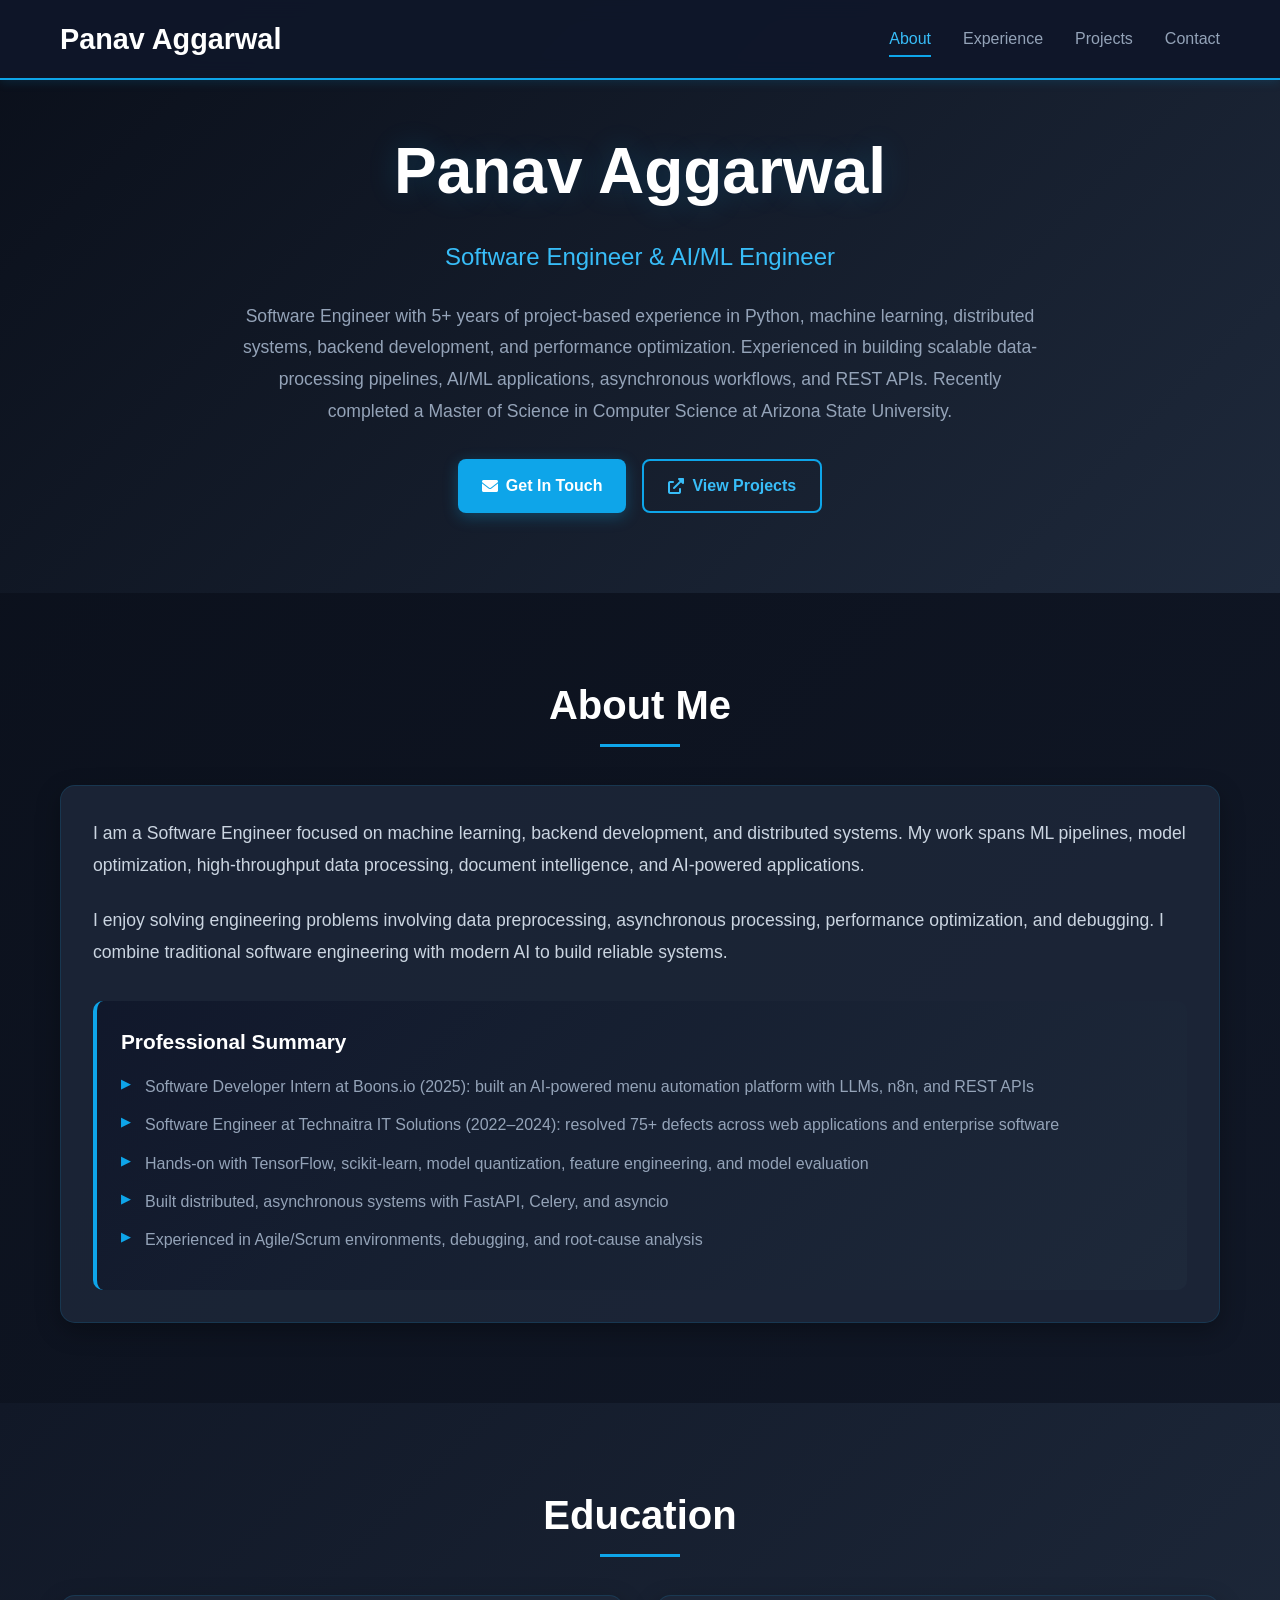
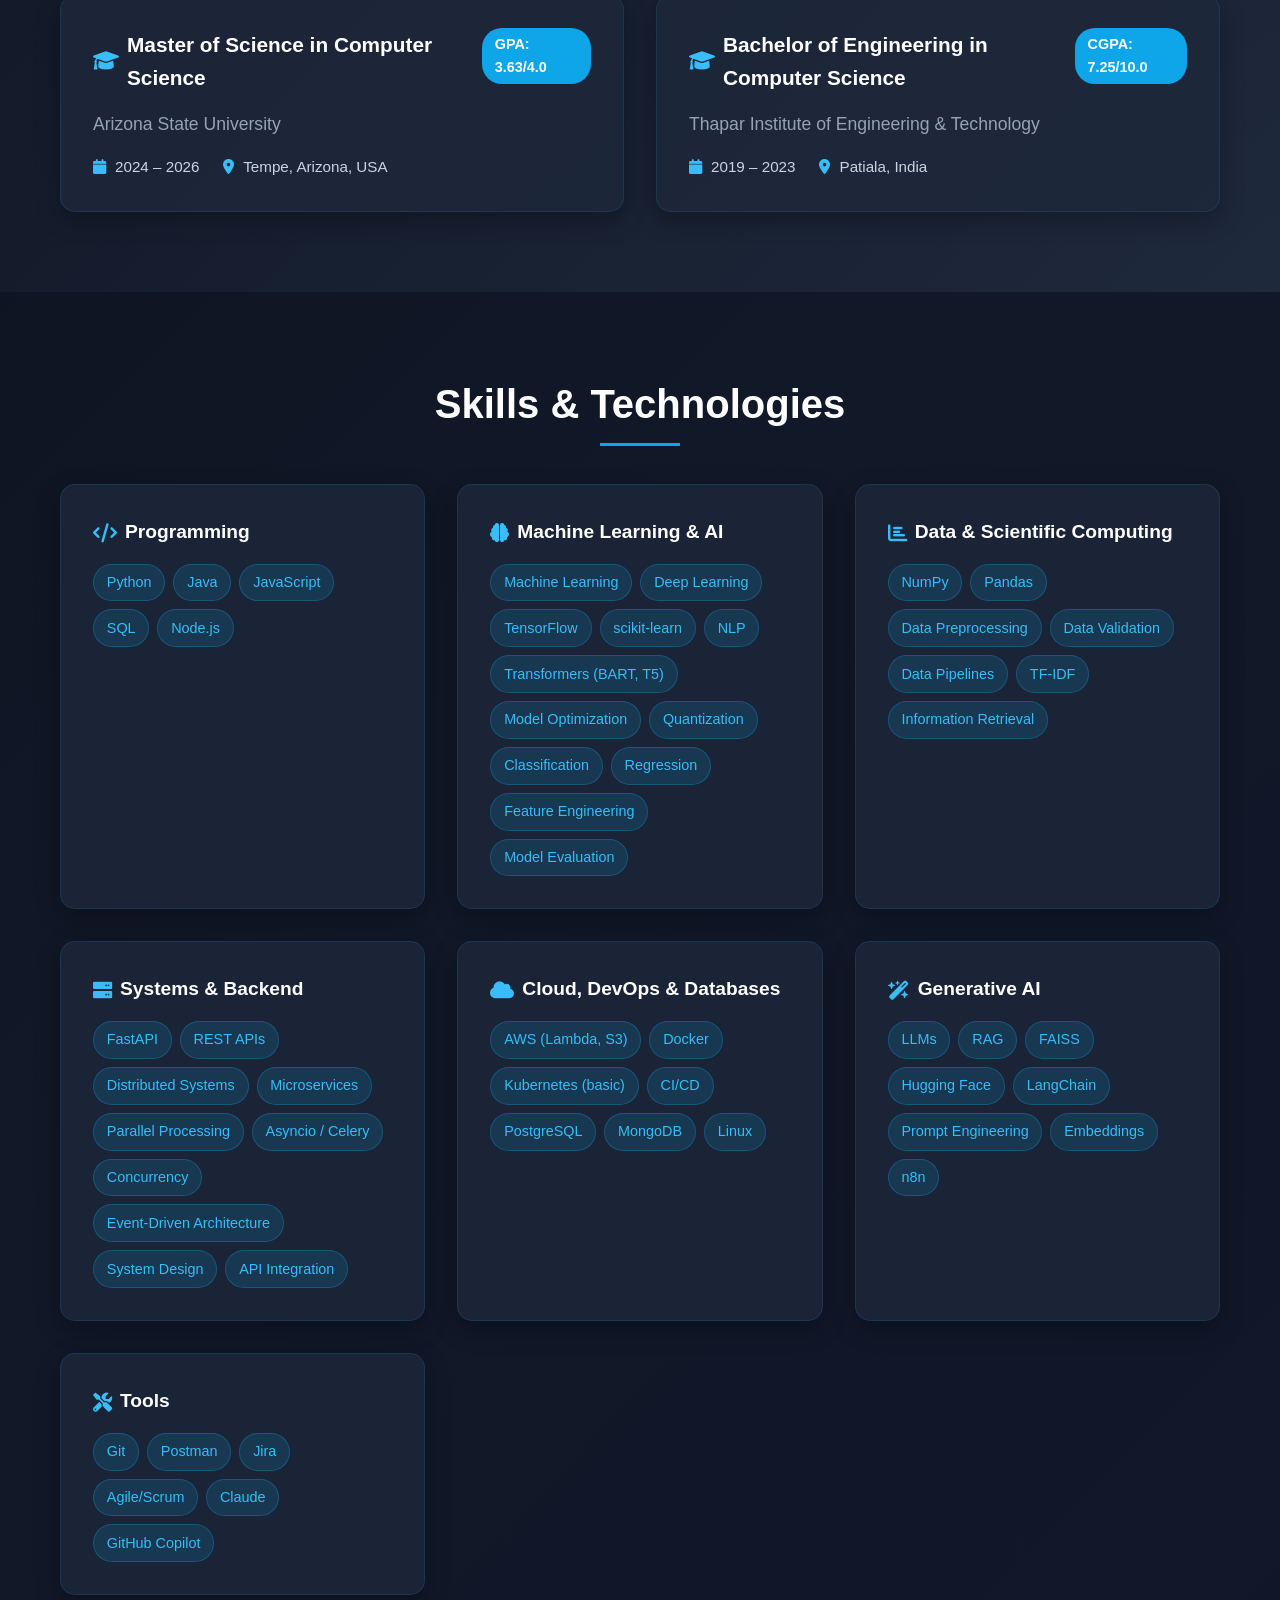
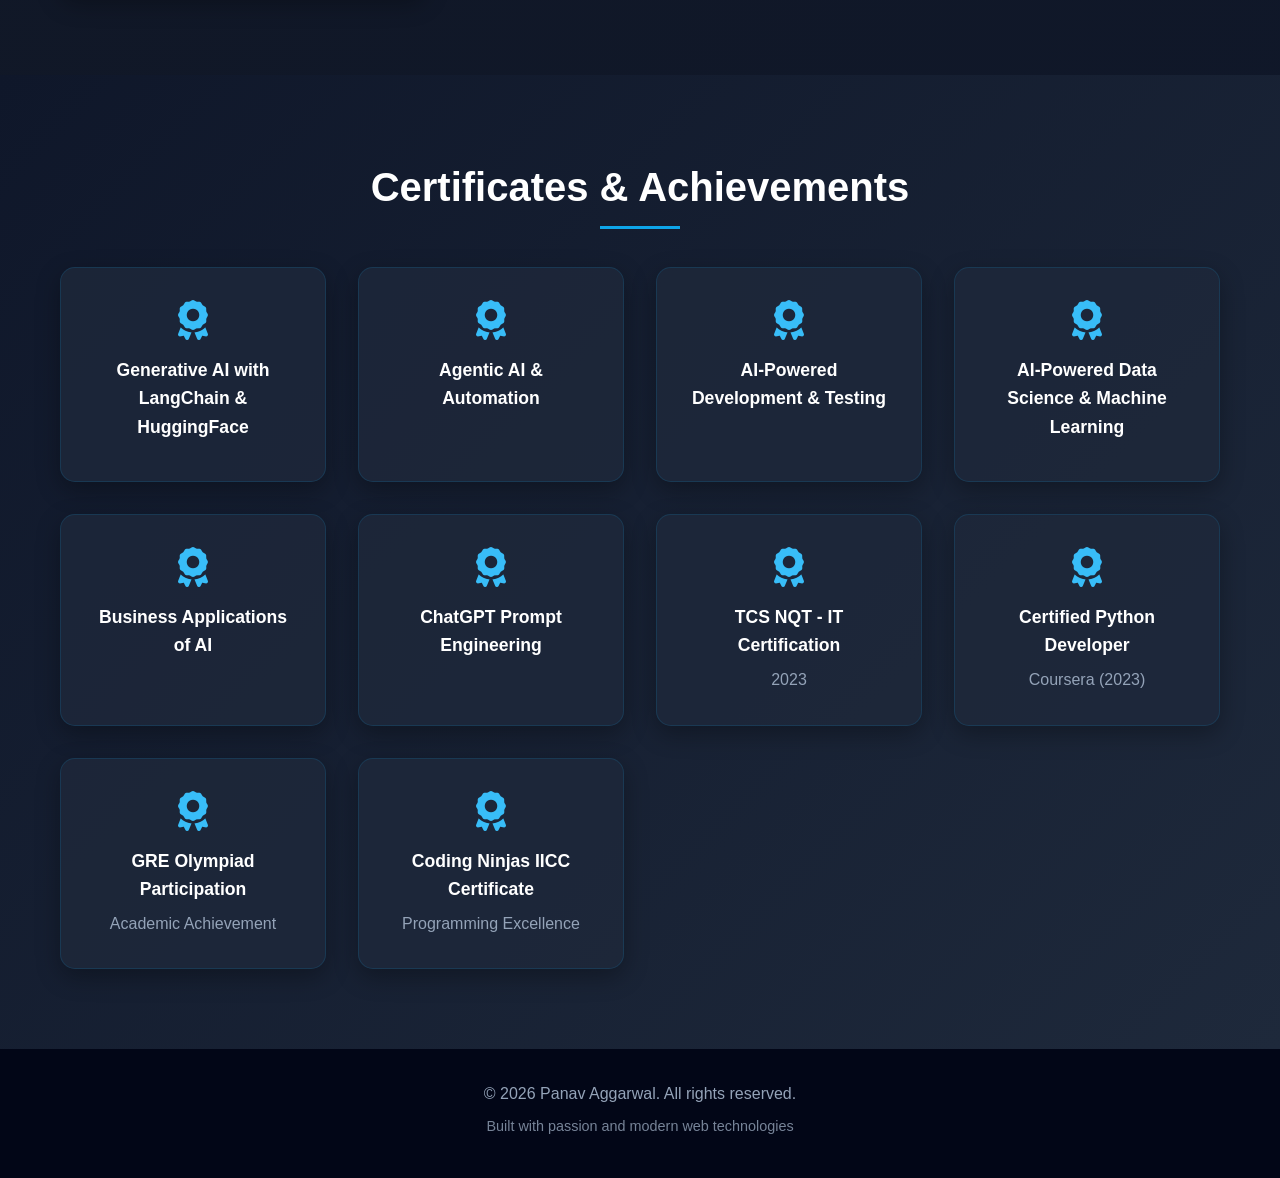
<file: index.html>
<!DOCTYPE html>
<html lang="en">
<head>
    <meta charset="UTF-8">
    <meta name="viewport" content="width=device-width, initial-scale=1.0">
    <title>Panav Aggarwal - Portfolio</title>
    <link rel="stylesheet" href="styles.css">
    <link href="https://cdnjs.cloudflare.com/ajax/libs/font-awesome/6.0.0/css/all.min.css" rel="stylesheet">
</head>
<body>
    <nav class="navbar">
        <div class="nav-container">
            <div class="nav-logo"><a href="index.html">Panav Aggarwal</a></div>
            <div class="nav-menu" id="nav-menu">
                <a href="index.html" class="nav-link active">About</a>
                <a href="experience.html" class="nav-link">Experience</a>
                <a href="projects.html" class="nav-link">Projects</a>
                <a href="contact.html" class="nav-link">Contact</a>
            </div>
            <div class="hamburger" id="hamburger"><span class="bar"></span><span class="bar"></span><span class="bar"></span></div>
        </div>
    </nav>

    <section class="hero">
        <div class="container">
            <div class="hero-content">
                <h1 class="hero-title">Panav Aggarwal</h1>
                <p class="hero-subtitle">Software Engineer &amp; AI/ML Engineer</p>
                <p class="hero-description">
                    Software Engineer with 5+ years of project-based experience in Python, machine learning,
                    distributed systems, backend development, and performance optimization. Experienced in
                    building scalable data-processing pipelines, AI/ML applications, asynchronous workflows,
                    and REST APIs. Recently completed a Master of Science in Computer Science at Arizona State University.
                </p>
                <div class="hero-buttons">
                    <a href="contact.html" class="btn btn-primary"><i class="fas fa-envelope"></i> Get In Touch</a>
                    <a href="projects.html" class="btn btn-secondary"><i class="fas fa-external-link-alt"></i> View Projects</a>
                </div>
            </div>
        </div>
    </section>

    <section class="about">
        <div class="container">
            <h2 class="section-title">About Me</h2>
            <div class="about-content">
                <div class="about-text">
                    <p>I am a Software Engineer focused on machine learning, backend development, and distributed systems. My work spans ML pipelines, model optimization, high-throughput data processing, document intelligence, and AI-powered applications.</p>
                    <p>I enjoy solving engineering problems involving data preprocessing, asynchronous processing, performance optimization, and debugging. I combine traditional software engineering with modern AI to build reliable systems.</p>
                    <div class="summary-highlights">
                        <h3>Professional Summary</h3>
                        <ul>
                            <li>Software Developer Intern at Boons.io (2025): built an AI-powered menu automation platform with LLMs, n8n, and REST APIs</li>
                            <li>Software Engineer at Technaitra IT Solutions (2022&ndash;2024): resolved 75+ defects across web applications and enterprise software</li>
                            <li>Hands-on with TensorFlow, scikit-learn, model quantization, feature engineering, and model evaluation</li>
                            <li>Built distributed, asynchronous systems with FastAPI, Celery, and asyncio</li>
                            <li>Experienced in Agile/Scrum environments, debugging, and root-cause analysis</li>
                        </ul>
                    </div>
                </div>
            </div>
        </div>
    </section>

    <section class="education">
        <div class="container">
            <h2 class="section-title">Education</h2>
            <div class="education-grid">
                <div class="education-card">
                    <div class="education-header"><h3><i class="fas fa-graduation-cap"></i> Master of Science in Computer Science</h3><span class="gpa">GPA: 3.63/4.0</span></div>
                    <p class="institution">Arizona State University</p>
                    <div class="education-details"><span><i class="fas fa-calendar"></i> 2024 &ndash; 2026</span><span><i class="fas fa-map-marker-alt"></i> Tempe, Arizona, USA</span></div>
                </div>
                <div class="education-card">
                    <div class="education-header"><h3><i class="fas fa-graduation-cap"></i> Bachelor of Engineering in Computer Science</h3><span class="gpa">CGPA: 7.25/10.0</span></div>
                    <p class="institution">Thapar Institute of Engineering &amp; Technology</p>
                    <div class="education-details"><span><i class="fas fa-calendar"></i> 2019 &ndash; 2023</span><span><i class="fas fa-map-marker-alt"></i> Patiala, India</span></div>
                </div>
            </div>
        </div>
    </section>

    <section class="skills">
        <div class="container">
            <h2 class="section-title">Skills &amp; Technologies</h2>
            <div class="skills-grid">
                <div class="skill-category">
                    <h3><i class="fas fa-code"></i> Programming</h3>
                    <div class="skill-tags"><span class="skill-tag">Python</span><span class="skill-tag">Java</span><span class="skill-tag">JavaScript</span><span class="skill-tag">SQL</span><span class="skill-tag">Node.js</span></div>
                </div>
                <div class="skill-category">
                    <h3><i class="fas fa-brain"></i> Machine Learning &amp; AI</h3>
                    <div class="skill-tags"><span class="skill-tag">Machine Learning</span><span class="skill-tag">Deep Learning</span><span class="skill-tag">TensorFlow</span><span class="skill-tag">scikit-learn</span><span class="skill-tag">NLP</span><span class="skill-tag">Transformers (BART, T5)</span><span class="skill-tag">Model Optimization</span><span class="skill-tag">Quantization</span><span class="skill-tag">Classification</span><span class="skill-tag">Regression</span><span class="skill-tag">Feature Engineering</span><span class="skill-tag">Model Evaluation</span></div>
                </div>
                <div class="skill-category">
                    <h3><i class="fas fa-chart-bar"></i> Data &amp; Scientific Computing</h3>
                    <div class="skill-tags"><span class="skill-tag">NumPy</span><span class="skill-tag">Pandas</span><span class="skill-tag">Data Preprocessing</span><span class="skill-tag">Data Validation</span><span class="skill-tag">Data Pipelines</span><span class="skill-tag">TF-IDF</span><span class="skill-tag">Information Retrieval</span></div>
                </div>
                <div class="skill-category">
                    <h3><i class="fas fa-server"></i> Systems &amp; Backend</h3>
                    <div class="skill-tags"><span class="skill-tag">FastAPI</span><span class="skill-tag">REST APIs</span><span class="skill-tag">Distributed Systems</span><span class="skill-tag">Microservices</span><span class="skill-tag">Parallel Processing</span><span class="skill-tag">Asyncio / Celery</span><span class="skill-tag">Concurrency</span><span class="skill-tag">Event-Driven Architecture</span><span class="skill-tag">System Design</span><span class="skill-tag">API Integration</span></div>
                </div>
                <div class="skill-category">
                    <h3><i class="fas fa-cloud"></i> Cloud, DevOps &amp; Databases</h3>
                    <div class="skill-tags"><span class="skill-tag">AWS (Lambda, S3)</span><span class="skill-tag">Docker</span><span class="skill-tag">Kubernetes (basic)</span><span class="skill-tag">CI/CD</span><span class="skill-tag">PostgreSQL</span><span class="skill-tag">MongoDB</span><span class="skill-tag">Linux</span></div>
                </div>
                <div class="skill-category">
                    <h3><i class="fas fa-wand-magic-sparkles"></i> Generative AI</h3>
                    <div class="skill-tags"><span class="skill-tag">LLMs</span><span class="skill-tag">RAG</span><span class="skill-tag">FAISS</span><span class="skill-tag">Hugging Face</span><span class="skill-tag">LangChain</span><span class="skill-tag">Prompt Engineering</span><span class="skill-tag">Embeddings</span><span class="skill-tag">n8n</span></div>
                </div>
                <div class="skill-category">
                    <h3><i class="fas fa-screwdriver-wrench"></i> Tools</h3>
                    <div class="skill-tags"><span class="skill-tag">Git</span><span class="skill-tag">Postman</span><span class="skill-tag">Jira</span><span class="skill-tag">Agile/Scrum</span><span class="skill-tag">Claude</span><span class="skill-tag">GitHub Copilot</span></div>
                </div>
            </div>
        </div>
    </section>

    <section class="certificates">
        <div class="container">
            <h2 class="section-title">Certificates &amp; Achievements</h2>
            <div class="certificates-grid">
                <div class="certificate-card"><i class="fas fa-award"></i><h3>Generative AI with LangChain &amp; HuggingFace</h3></div>
                <div class="certificate-card"><i class="fas fa-award"></i><h3>Agentic AI &amp; Automation</h3></div>
                <div class="certificate-card"><i class="fas fa-award"></i><h3>AI-Powered Development &amp; Testing</h3></div>
                <div class="certificate-card"><i class="fas fa-award"></i><h3>AI-Powered Data Science &amp; Machine Learning</h3></div>
                <div class="certificate-card"><i class="fas fa-award"></i><h3>Business Applications of AI</h3></div>
                <div class="certificate-card"><i class="fas fa-award"></i><h3>ChatGPT Prompt Engineering</h3></div>
                <div class="certificate-card"><i class="fas fa-award"></i><h3>TCS NQT - IT Certification</h3><p>2023</p></div>
                <div class="certificate-card"><i class="fas fa-award"></i><h3>Certified Python Developer</h3><p>Coursera (2023)</p></div>
                <div class="certificate-card"><i class="fas fa-award"></i><h3>GRE Olympiad Participation</h3><p>Academic Achievement</p></div>
                <div class="certificate-card"><i class="fas fa-award"></i><h3>Coding Ninjas IICC Certificate</h3><p>Programming Excellence</p></div>
            </div>
        </div>
    </section>

    <footer class="footer">
        <div class="container">
            <p>&copy; 2026 Panav Aggarwal. All rights reserved.</p>
            <p>Built with passion and modern web technologies</p>
        </div>
    </footer>
    <script src="script.js"></script>
</body>
</html>
</file>
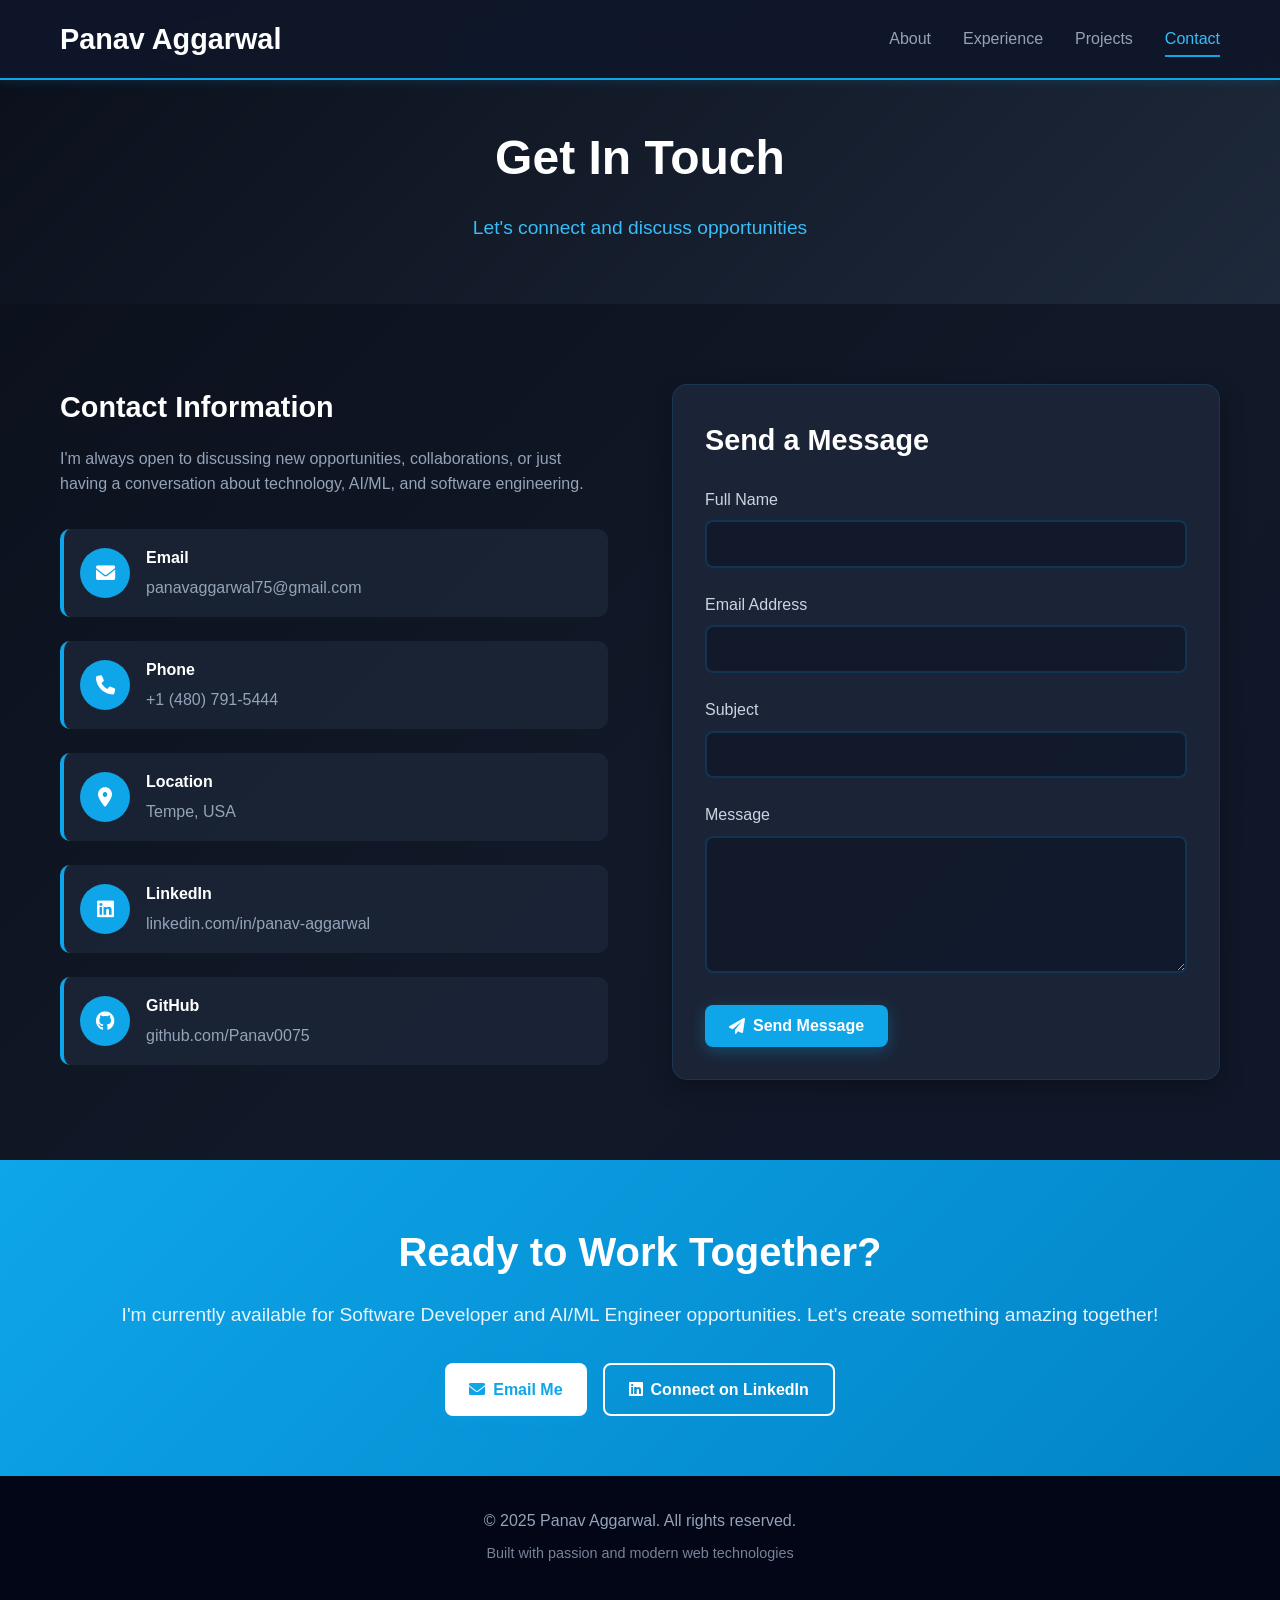
<file: contact.html>
<!DOCTYPE html>
<html lang="en">
<head>
    <meta charset="UTF-8">
    <meta name="viewport" content="width=device-width, initial-scale=1.0">
    <title>Panav Aggarwal - Contact</title>
    <link rel="stylesheet" href="styles.css">
    <link href="https://cdnjs.cloudflare.com/ajax/libs/font-awesome/6.0.0/css/all.min.css" rel="stylesheet">
</head>
<body>
    <!-- Navigation -->
    <nav class="navbar">
        <div class="nav-container">
            <div class="nav-logo">
                <a href="index.html">Panav Aggarwal</a>
            </div>
            <div class="nav-menu" id="nav-menu">
                <a href="index.html" class="nav-link">About</a>
                <a href="experience.html" class="nav-link">Experience</a>
                <a href="projects.html" class="nav-link">Projects</a>
                <a href="contact.html" class="nav-link active">Contact</a>
            </div>
            <div class="hamburger" id="hamburger">
                <span class="bar"></span>
                <span class="bar"></span>
                <span class="bar"></span>
            </div>
        </div>
    </nav>

    <!-- Page Header -->
    <section class="page-header">
        <div class="container">
            <h1>Get In Touch</h1>
            <p>Let's connect and discuss opportunities</p>
        </div>
    </section>

    <!-- Contact Section -->
    <section class="contact-section">
        <div class="container">
            <div class="contact-grid">
                <!-- Contact Information -->
                <div class="contact-info">
                    <h2>Contact Information</h2>
                    <p>I'm always open to discussing new opportunities, collaborations, or just having a conversation about technology, AI/ML, and software engineering.</p>
                    
                    <div class="contact-items">
                        <div class="contact-item">
                            <div class="contact-icon">
                                <i class="fas fa-envelope"></i>
                            </div>
                            <div class="contact-details">
                                <h3>Email</h3>
                                <a href="mailto:panavaggarwal75@gmail.com">panavaggarwal75@gmail.com</a>
                            </div>
                        </div>
                        
                        <div class="contact-item">
                            <div class="contact-icon">
                                <i class="fas fa-phone"></i>
                            </div>
                            <div class="contact-details">
                                <h3>Phone</h3>
                                <a href="tel:+14807915444">+1 (480) 791-5444</a>
                            </div>
                        </div>
                        
                        <div class="contact-item">
                            <div class="contact-icon">
                                <i class="fas fa-map-marker-alt"></i>
                            </div>
                            <div class="contact-details">
                                <h3>Location</h3>
                                <span style="color: #94a3b8;">Tempe, USA</span>
                            </div>
                        </div>
                        
                        <div class="contact-item">
                            <div class="contact-icon">
                                <i class="fab fa-linkedin"></i>
                            </div>
                            <div class="contact-details">
                                <h3>LinkedIn</h3>
                                <a href="https://www.linkedin.com/in/panav-aggarwal-953806219" target="_blank">linkedin.com/in/panav-aggarwal</a>
                            </div>
                        </div>
                        
                        <div class="contact-item">
                            <div class="contact-icon">
                                <i class="fab fa-github"></i>
                            </div>
                            <div class="contact-details">
                                <h3>GitHub</h3>
                                <a href="https://github.com/Panav0075" target="_blank">github.com/Panav0075</a>
                            </div>
                        </div>
                    </div>
                </div>
                
                <!-- Contact Form -->
                <div class="contact-form-container">
                    <h2>Send a Message</h2>
                    <form class="contact-form" id="contactForm">
                        <div class="form-group">
                            <label for="name">Full Name</label>
                            <input type="text" id="name" name="name" required>
                        </div>
                        
                        <div class="form-group">
                            <label for="email">Email Address</label>
                            <input type="email" id="email" name="email" required>
                        </div>
                        
                        <div class="form-group">
                            <label for="subject">Subject</label>
                            <input type="text" id="subject" name="subject" required>
                        </div>
                        
                        <div class="form-group">
                            <label for="message">Message</label>
                            <textarea id="message" name="message" rows="6" required></textarea>
                        </div>
                        
                        <button type="submit" class="btn btn-primary">
                            <i class="fas fa-paper-plane"></i> Send Message
                        </button>
                    </form>
                </div>
            </div>
        </div>
    </section>

    <!-- Call to Action -->
    <section class="cta-section">
        <div class="container">
            <div class="cta-content">
                <h2>Ready to Work Together?</h2>
                <p>I'm currently available for Software Developer and AI/ML Engineer opportunities. Let's create something amazing together!</p>
                <div class="cta-buttons">
                    <a href="mailto:panavaggarwal75@gmail.com" class="btn btn-primary">
                        <i class="fas fa-envelope"></i> Email Me
                    </a>
                    <a href="https://www.linkedin.com/in/panav-aggarwal-953806219" target="_blank" class="btn btn-secondary">
                        <i class="fab fa-linkedin"></i> Connect on LinkedIn
                    </a>
                </div>
            </div>
        </div>
    </section>

    <!-- Footer -->
    <footer class="footer">
        <div class="container">
            <p>&copy; 2025 Panav Aggarwal. All rights reserved.</p>
            <p>Built with passion and modern web technologies</p>
        </div>
    </footer>

    <script src="script.js"></script>
</body>
</html>
</file>
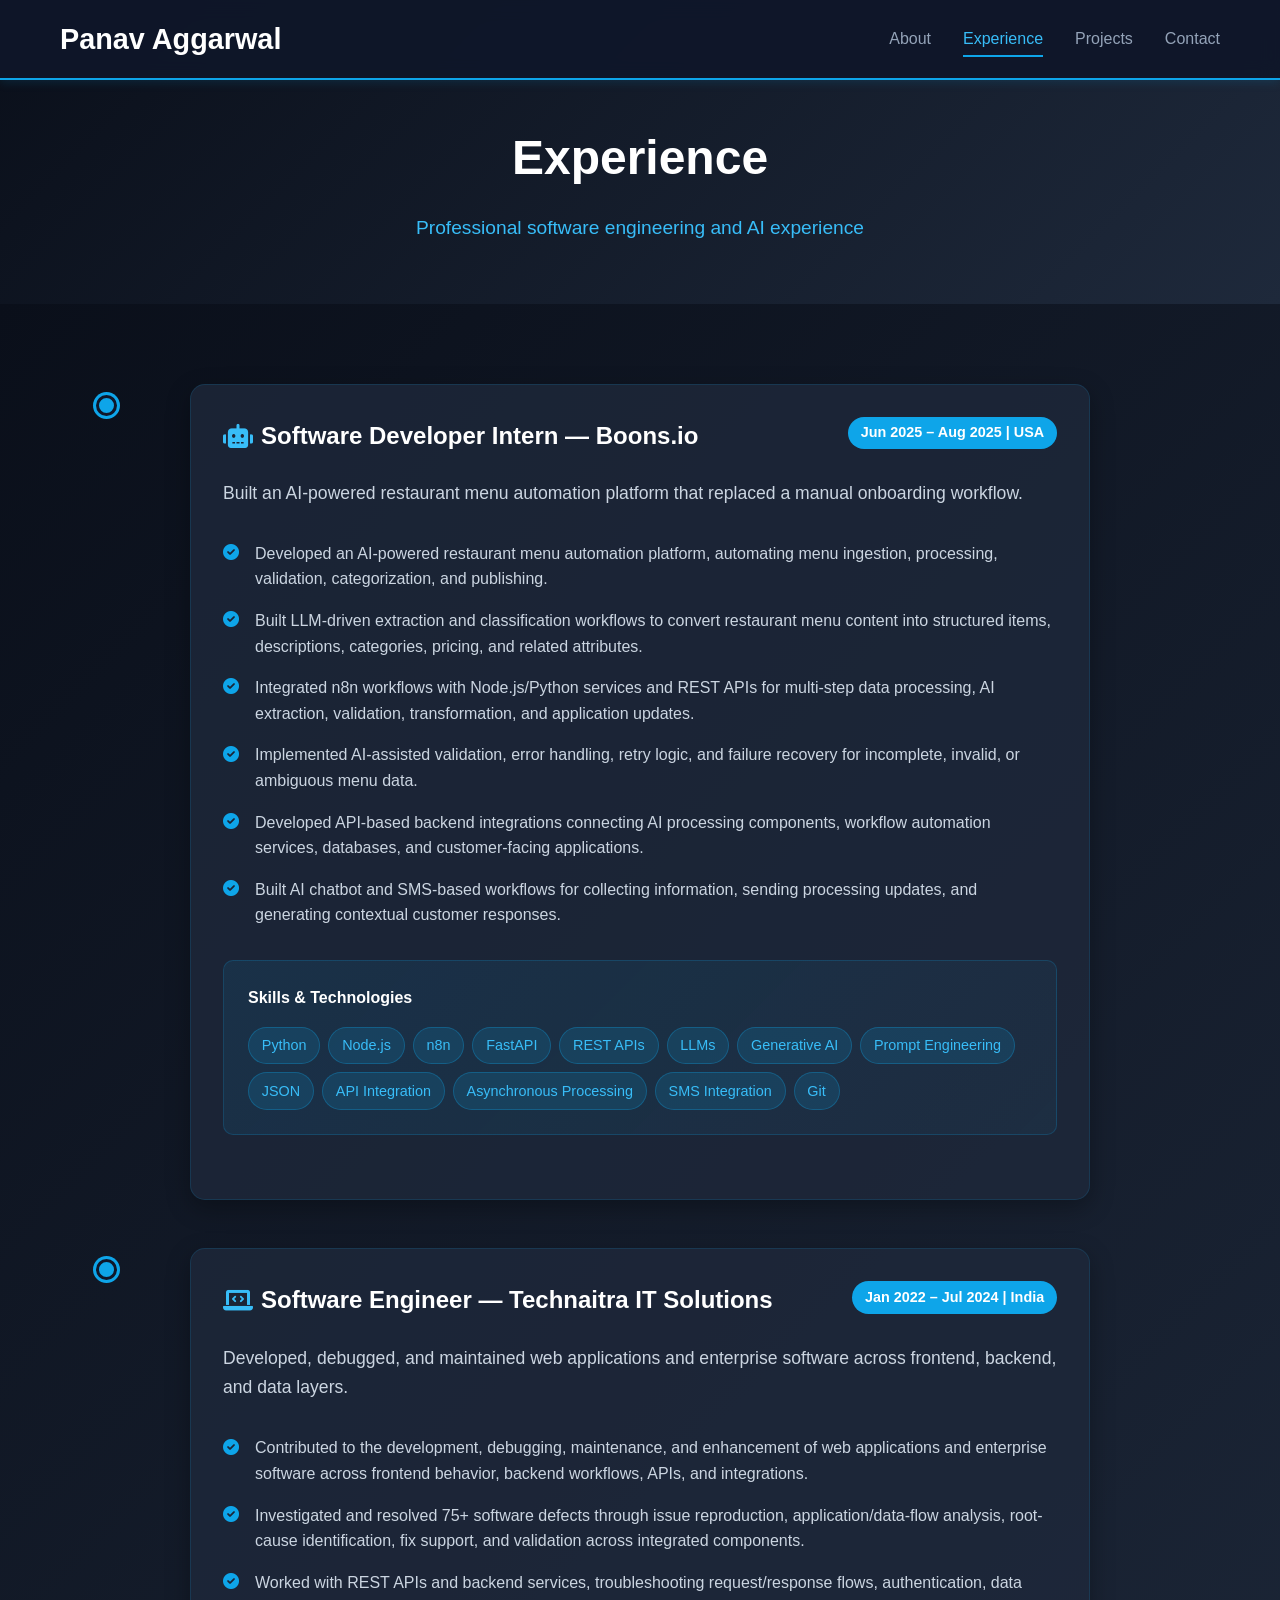
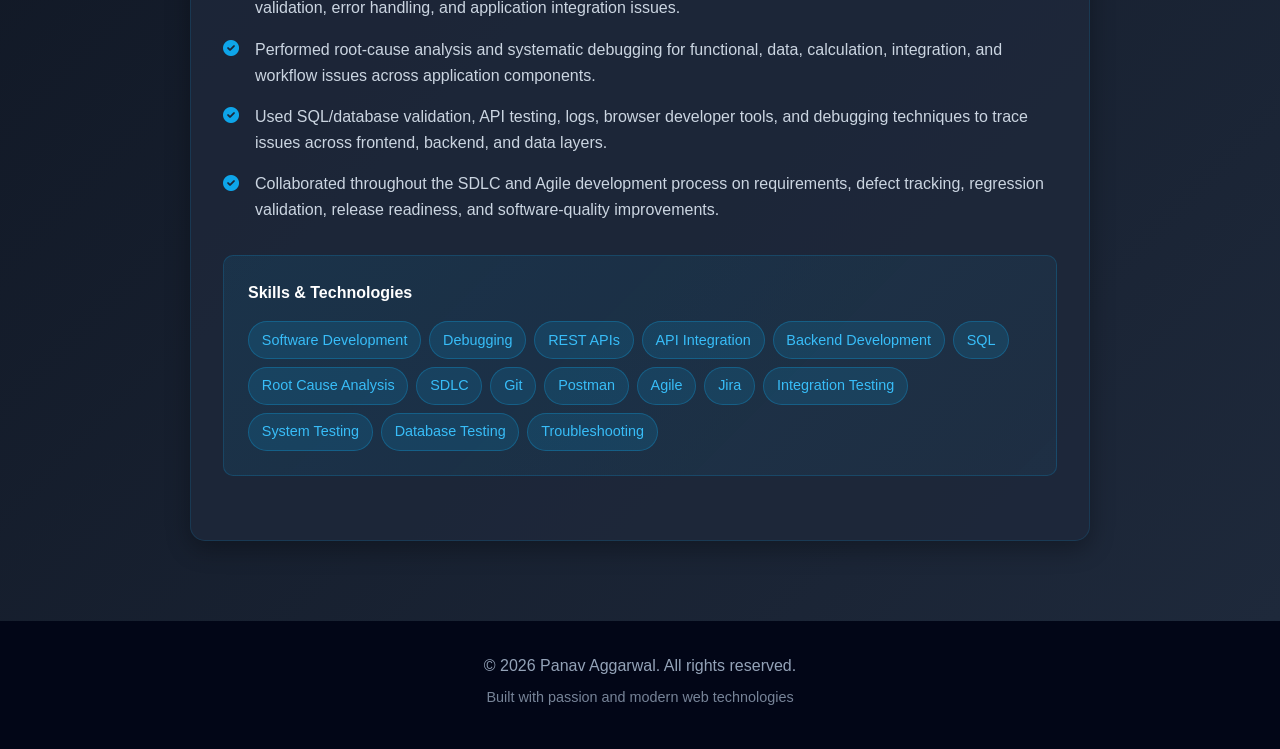
<file: experience.html>
<!DOCTYPE html>
<html lang="en">
<head>
    <meta charset="UTF-8">
    <meta name="viewport" content="width=device-width, initial-scale=1.0">
    <title>Panav Aggarwal - Experience</title>
    <link rel="stylesheet" href="styles.css">
    <link href="https://cdnjs.cloudflare.com/ajax/libs/font-awesome/6.0.0/css/all.min.css" rel="stylesheet">
</head>
<body>
    <nav class="navbar">
        <div class="nav-container">
            <div class="nav-logo"><a href="index.html">Panav Aggarwal</a></div>
            <div class="nav-menu" id="nav-menu">
                <a href="index.html" class="nav-link">About</a>
                <a href="experience.html" class="nav-link active">Experience</a>
                <a href="projects.html" class="nav-link">Projects</a>
                <a href="contact.html" class="nav-link">Contact</a>
            </div>
            <div class="hamburger" id="hamburger"><span class="bar"></span><span class="bar"></span><span class="bar"></span></div>
        </div>
    </nav>

    <section class="page-header"><div class="container"><h1>Experience</h1><p>Professional software engineering and AI experience</p></div></section>
    <section class="projects-detail">
        <div class="container">
            <div class="projects-grid">
                <div class="project-card experience-item">
                    <div class="project-header">
                        <h3><i class="fas fa-robot"></i> Software Developer Intern &mdash; Boons.io</h3>
                        <span class="project-type">Jun 2025 &ndash; Aug 2025 | USA</span>
                    </div>
                    <div class="project-content">
                        <p class="project-summary">Built an AI-powered restaurant menu automation platform that replaced a manual onboarding workflow.</p>
                        <div class="project-details"><ul class="project-features">
                                <li><i class="fas fa-check-circle"></i> Developed an AI-powered restaurant menu automation platform, automating menu ingestion, processing, validation, categorization, and publishing.</li>
                                <li><i class="fas fa-check-circle"></i> Built LLM-driven extraction and classification workflows to convert restaurant menu content into structured items, descriptions, categories, pricing, and related attributes.</li>
                                <li><i class="fas fa-check-circle"></i> Integrated n8n workflows with Node.js/Python services and REST APIs for multi-step data processing, AI extraction, validation, transformation, and application updates.</li>
                                <li><i class="fas fa-check-circle"></i> Implemented AI-assisted validation, error handling, retry logic, and failure recovery for incomplete, invalid, or ambiguous menu data.</li>
                                <li><i class="fas fa-check-circle"></i> Developed API-based backend integrations connecting AI processing components, workflow automation services, databases, and customer-facing applications.</li>
                                <li><i class="fas fa-check-circle"></i> Built AI chatbot and SMS-based workflows for collecting information, sending processing updates, and generating contextual customer responses.</li>
                        </ul></div>
                        <div class="technologies-used"><h4>Skills &amp; Technologies</h4><div class="tech-tags"><span class="tech-tag">Python</span><span class="tech-tag">Node.js</span><span class="tech-tag">n8n</span><span class="tech-tag">FastAPI</span><span class="tech-tag">REST APIs</span><span class="tech-tag">LLMs</span><span class="tech-tag">Generative AI</span><span class="tech-tag">Prompt Engineering</span><span class="tech-tag">JSON</span><span class="tech-tag">API Integration</span><span class="tech-tag">Asynchronous Processing</span><span class="tech-tag">SMS Integration</span><span class="tech-tag">Git</span></div></div>
                    </div>
                </div>
                <div class="project-card experience-item">
                    <div class="project-header">
                        <h3><i class="fas fa-laptop-code"></i> Software Engineer &mdash; Technaitra IT Solutions</h3>
                        <span class="project-type">Jan 2022 &ndash; Jul 2024 | India</span>
                    </div>
                    <div class="project-content">
                        <p class="project-summary">Developed, debugged, and maintained web applications and enterprise software across frontend, backend, and data layers.</p>
                        <div class="project-details"><ul class="project-features">
                                <li><i class="fas fa-check-circle"></i> Contributed to the development, debugging, maintenance, and enhancement of web applications and enterprise software across frontend behavior, backend workflows, APIs, and integrations.</li>
                                <li><i class="fas fa-check-circle"></i> Investigated and resolved 75+ software defects through issue reproduction, application/data-flow analysis, root-cause identification, fix support, and validation across integrated components.</li>
                                <li><i class="fas fa-check-circle"></i> Worked with REST APIs and backend services, troubleshooting request/response flows, authentication, data validation, error handling, and application integration issues.</li>
                                <li><i class="fas fa-check-circle"></i> Performed root-cause analysis and systematic debugging for functional, data, calculation, integration, and workflow issues across application components.</li>
                                <li><i class="fas fa-check-circle"></i> Used SQL/database validation, API testing, logs, browser developer tools, and debugging techniques to trace issues across frontend, backend, and data layers.</li>
                                <li><i class="fas fa-check-circle"></i> Collaborated throughout the SDLC and Agile development process on requirements, defect tracking, regression validation, release readiness, and software-quality improvements.</li>
                        </ul></div>
                        <div class="technologies-used"><h4>Skills &amp; Technologies</h4><div class="tech-tags"><span class="tech-tag">Software Development</span><span class="tech-tag">Debugging</span><span class="tech-tag">REST APIs</span><span class="tech-tag">API Integration</span><span class="tech-tag">Backend Development</span><span class="tech-tag">SQL</span><span class="tech-tag">Root Cause Analysis</span><span class="tech-tag">SDLC</span><span class="tech-tag">Git</span><span class="tech-tag">Postman</span><span class="tech-tag">Agile</span><span class="tech-tag">Jira</span><span class="tech-tag">Integration Testing</span><span class="tech-tag">System Testing</span><span class="tech-tag">Database Testing</span><span class="tech-tag">Troubleshooting</span></div></div>
                    </div>
                </div>
            </div>
        </div>
    </section>

    <footer class="footer">
        <div class="container">
            <p>&copy; 2026 Panav Aggarwal. All rights reserved.</p>
            <p>Built with passion and modern web technologies</p>
        </div>
    </footer>
    <script src="script.js"></script>
</body>
</html>
</file>
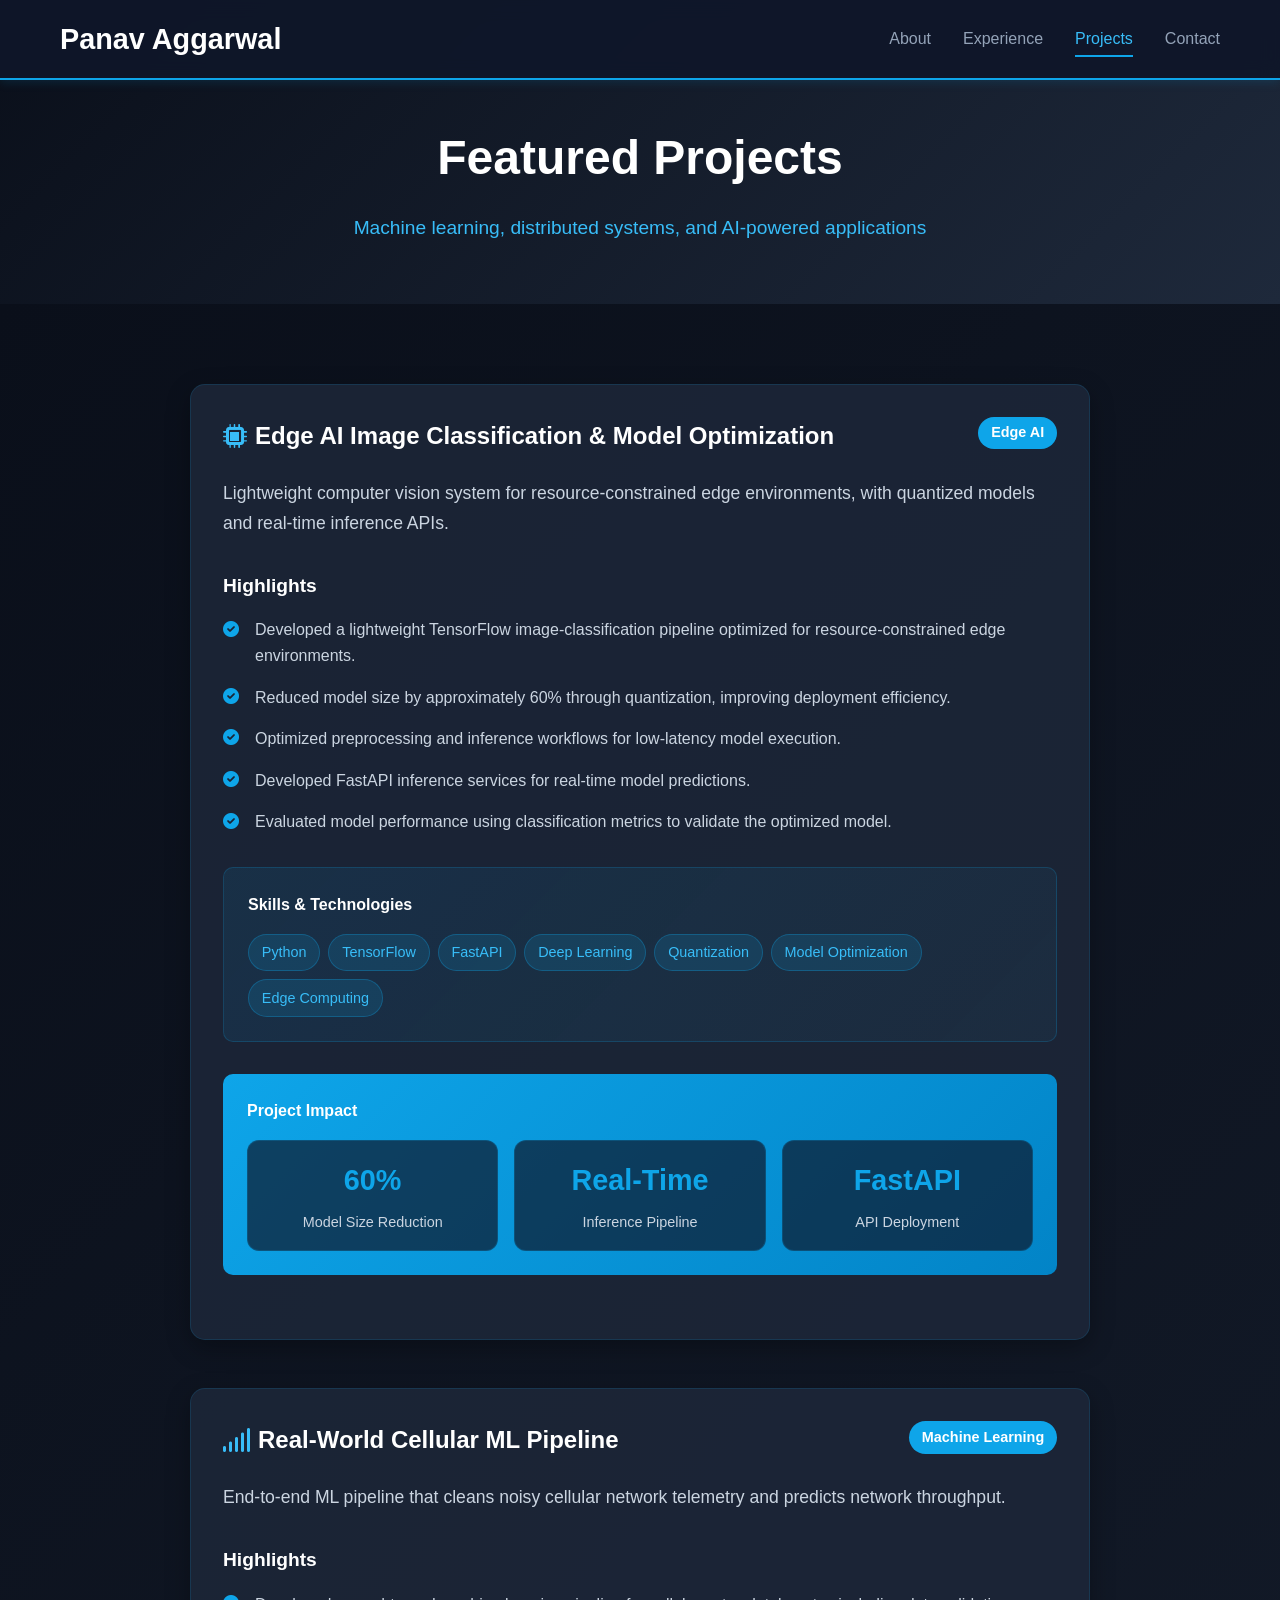
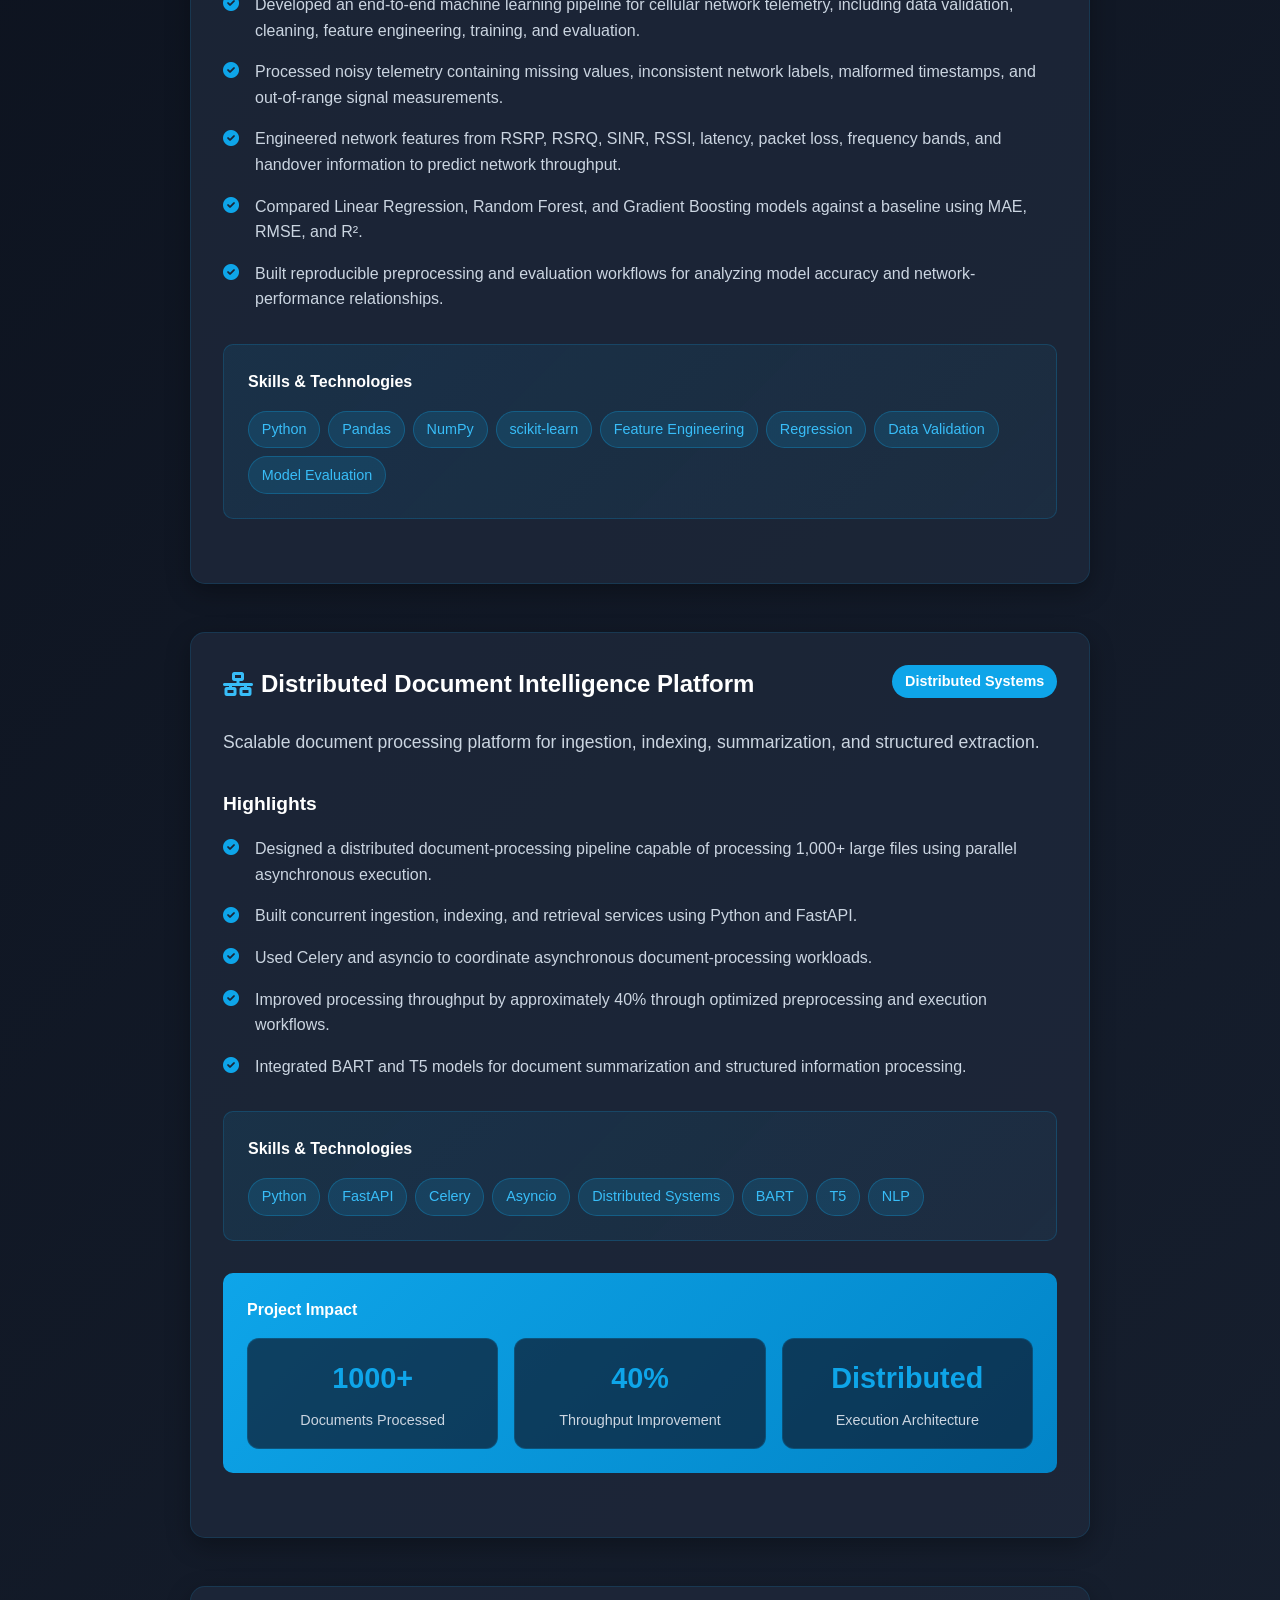
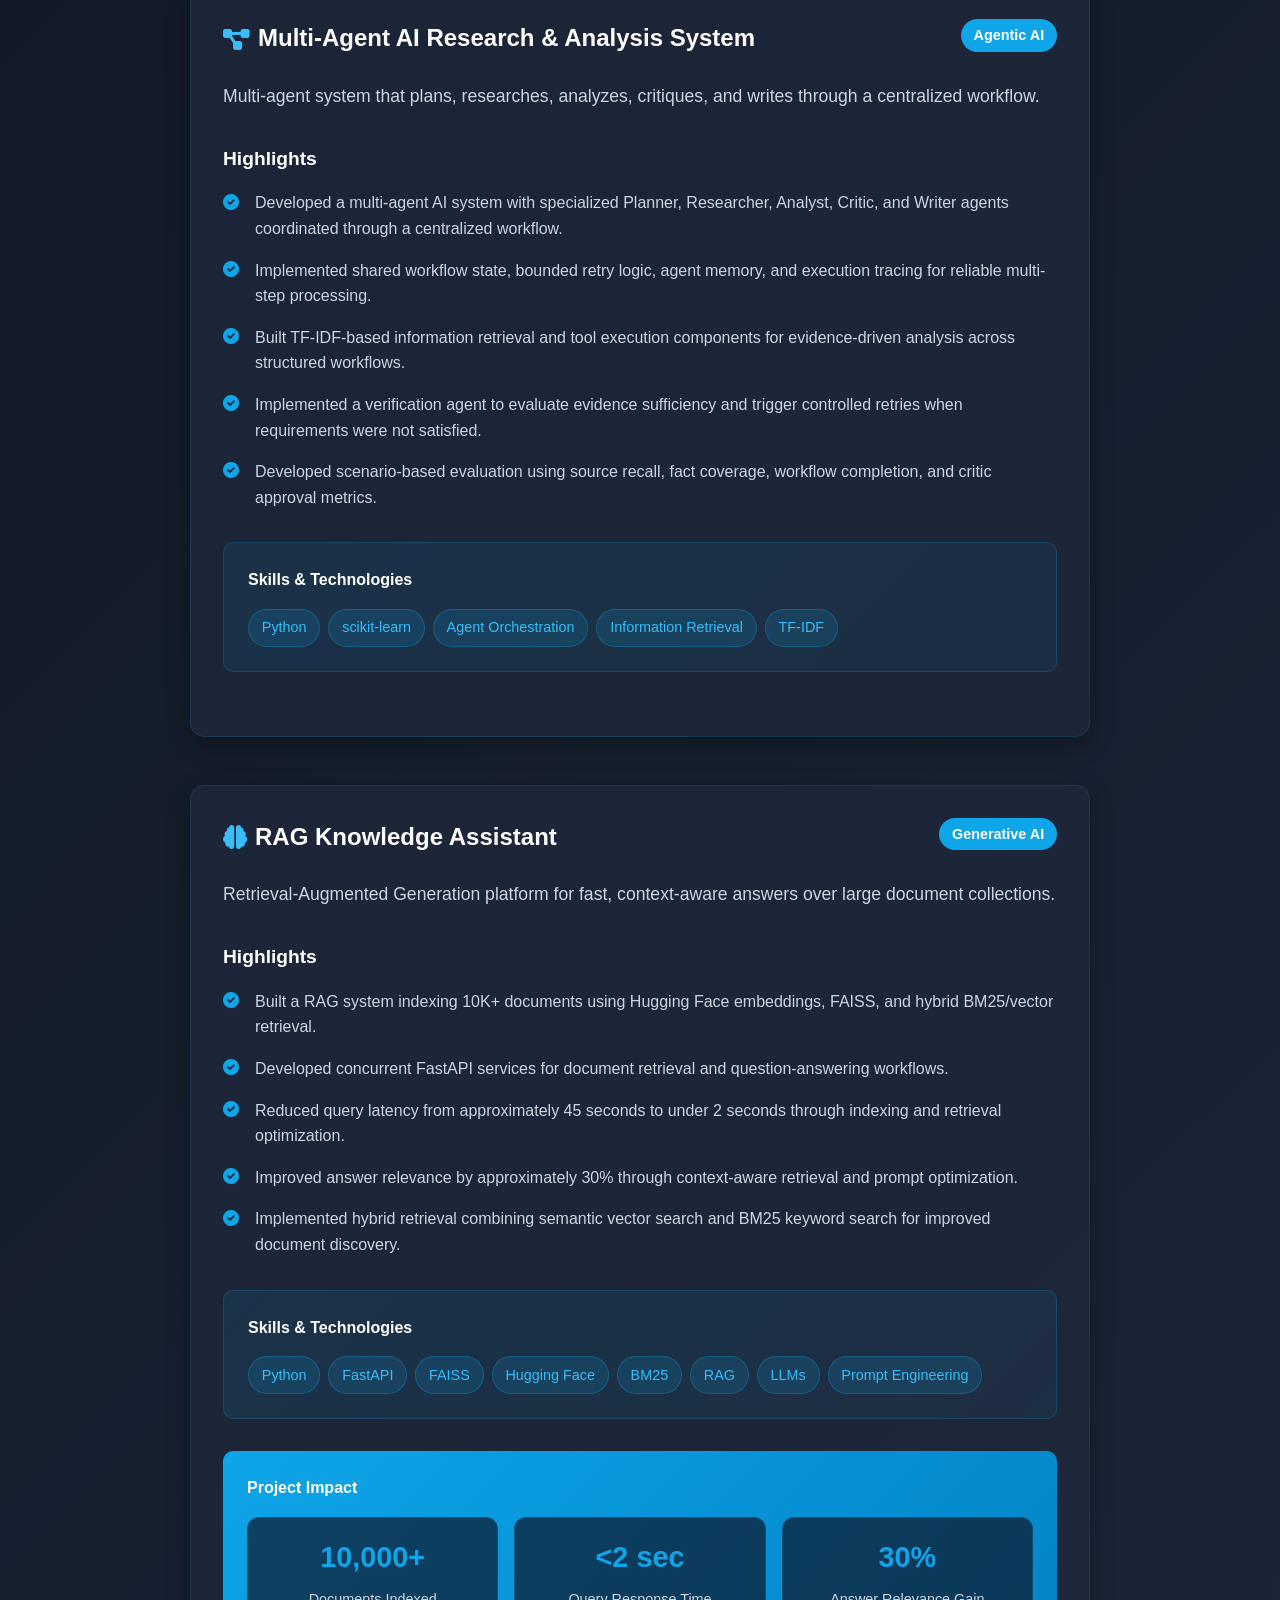
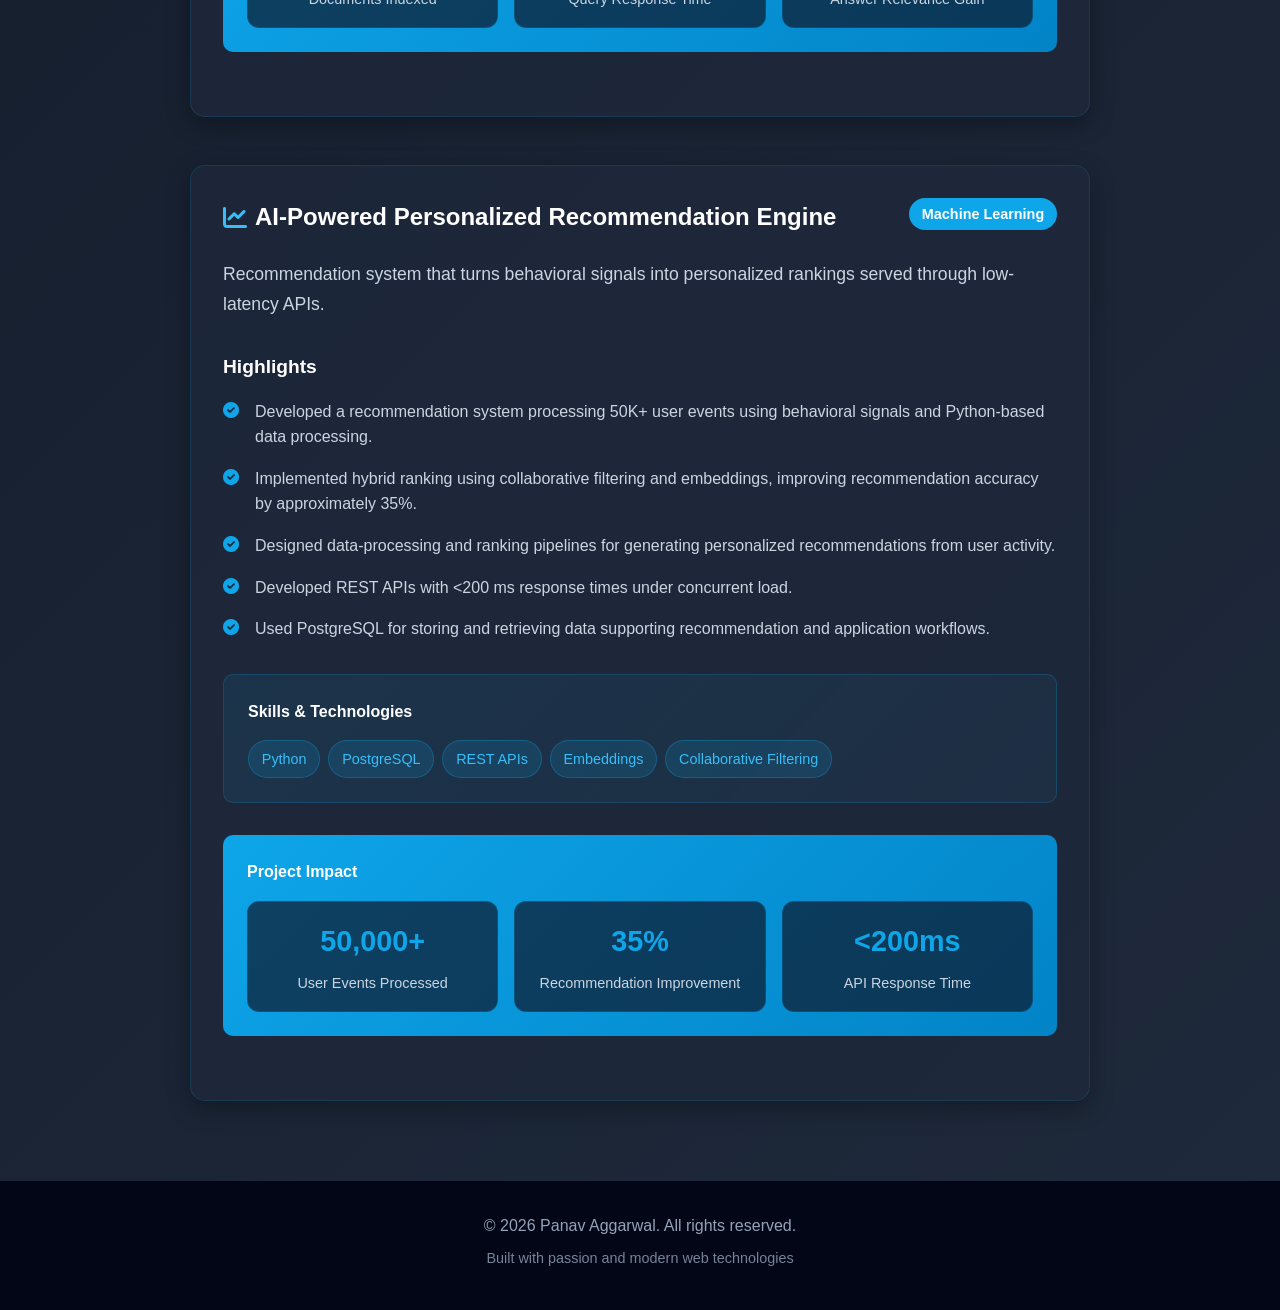
<file: projects.html>
<!DOCTYPE html>
<html lang="en">
<head>
    <meta charset="UTF-8">
    <meta name="viewport" content="width=device-width, initial-scale=1.0">
    <title>Panav Aggarwal - Projects</title>
    <link rel="stylesheet" href="styles.css">
    <link href="https://cdnjs.cloudflare.com/ajax/libs/font-awesome/6.0.0/css/all.min.css" rel="stylesheet">
</head>
<body>
    <nav class="navbar">
        <div class="nav-container">
            <div class="nav-logo"><a href="index.html">Panav Aggarwal</a></div>
            <div class="nav-menu" id="nav-menu">
                <a href="index.html" class="nav-link">About</a>
                <a href="experience.html" class="nav-link">Experience</a>
                <a href="projects.html" class="nav-link active">Projects</a>
                <a href="contact.html" class="nav-link">Contact</a>
            </div>
            <div class="hamburger" id="hamburger"><span class="bar"></span><span class="bar"></span><span class="bar"></span></div>
        </div>
    </nav>

    <section class="page-header"><div class="container"><h1>Featured Projects</h1><p>Machine learning, distributed systems, and AI-powered applications</p></div></section>
    <section class="projects-detail">
        <div class="container">
            <div class="projects-grid">
                <div class="project-card">
                    <div class="project-header">
                        <h3><i class="fas fa-microchip"></i> Edge AI Image Classification &amp; Model Optimization</h3>
                        <span class="project-type">Edge AI</span>
                    </div>
                    <div class="project-content">
                        <p class="project-summary">Lightweight computer vision system for resource-constrained edge environments, with quantized models and real-time inference APIs.</p>
                        <div class="project-details">
                            <h4>Highlights</h4>
                            <ul class="project-features">
                                <li><i class="fas fa-check-circle"></i> Developed a lightweight TensorFlow image-classification pipeline optimized for resource-constrained edge environments.</li>
                                <li><i class="fas fa-check-circle"></i> Reduced model size by approximately 60% through quantization, improving deployment efficiency.</li>
                                <li><i class="fas fa-check-circle"></i> Optimized preprocessing and inference workflows for low-latency model execution.</li>
                                <li><i class="fas fa-check-circle"></i> Developed FastAPI inference services for real-time model predictions.</li>
                                <li><i class="fas fa-check-circle"></i> Evaluated model performance using classification metrics to validate the optimized model.</li>
                            </ul>
                        </div>
                        <div class="technologies-used"><h4>Skills &amp; Technologies</h4><div class="tech-tags"><span class="tech-tag">Python</span><span class="tech-tag">TensorFlow</span><span class="tech-tag">FastAPI</span><span class="tech-tag">Deep Learning</span><span class="tech-tag">Quantization</span><span class="tech-tag">Model Optimization</span><span class="tech-tag">Edge Computing</span></div></div>
                        <div class="project-impact"><h4>Project Impact</h4><div class="metrics-grid"><div class="metric-card"><h5>60%</h5><p>Model Size Reduction</p></div><div class="metric-card"><h5>Real-Time</h5><p>Inference Pipeline</p></div><div class="metric-card"><h5>FastAPI</h5><p>API Deployment</p></div></div></div>
                    </div>
                </div>
                <div class="project-card">
                    <div class="project-header">
                        <h3><i class="fas fa-signal"></i> Real-World Cellular ML Pipeline</h3>
                        <span class="project-type">Machine Learning</span>
                    </div>
                    <div class="project-content">
                        <p class="project-summary">End-to-end ML pipeline that cleans noisy cellular network telemetry and predicts network throughput.</p>
                        <div class="project-details">
                            <h4>Highlights</h4>
                            <ul class="project-features">
                                <li><i class="fas fa-check-circle"></i> Developed an end-to-end machine learning pipeline for cellular network telemetry, including data validation, cleaning, feature engineering, training, and evaluation.</li>
                                <li><i class="fas fa-check-circle"></i> Processed noisy telemetry containing missing values, inconsistent network labels, malformed timestamps, and out-of-range signal measurements.</li>
                                <li><i class="fas fa-check-circle"></i> Engineered network features from RSRP, RSRQ, SINR, RSSI, latency, packet loss, frequency bands, and handover information to predict network throughput.</li>
                                <li><i class="fas fa-check-circle"></i> Compared Linear Regression, Random Forest, and Gradient Boosting models against a baseline using MAE, RMSE, and R&sup2;.</li>
                                <li><i class="fas fa-check-circle"></i> Built reproducible preprocessing and evaluation workflows for analyzing model accuracy and network-performance relationships.</li>
                            </ul>
                        </div>
                        <div class="technologies-used"><h4>Skills &amp; Technologies</h4><div class="tech-tags"><span class="tech-tag">Python</span><span class="tech-tag">Pandas</span><span class="tech-tag">NumPy</span><span class="tech-tag">scikit-learn</span><span class="tech-tag">Feature Engineering</span><span class="tech-tag">Regression</span><span class="tech-tag">Data Validation</span><span class="tech-tag">Model Evaluation</span></div></div>
                    </div>
                </div>
                <div class="project-card">
                    <div class="project-header">
                        <h3><i class="fas fa-network-wired"></i> Distributed Document Intelligence Platform</h3>
                        <span class="project-type">Distributed Systems</span>
                    </div>
                    <div class="project-content">
                        <p class="project-summary">Scalable document processing platform for ingestion, indexing, summarization, and structured extraction.</p>
                        <div class="project-details">
                            <h4>Highlights</h4>
                            <ul class="project-features">
                                <li><i class="fas fa-check-circle"></i> Designed a distributed document-processing pipeline capable of processing 1,000+ large files using parallel asynchronous execution.</li>
                                <li><i class="fas fa-check-circle"></i> Built concurrent ingestion, indexing, and retrieval services using Python and FastAPI.</li>
                                <li><i class="fas fa-check-circle"></i> Used Celery and asyncio to coordinate asynchronous document-processing workloads.</li>
                                <li><i class="fas fa-check-circle"></i> Improved processing throughput by approximately 40% through optimized preprocessing and execution workflows.</li>
                                <li><i class="fas fa-check-circle"></i> Integrated BART and T5 models for document summarization and structured information processing.</li>
                            </ul>
                        </div>
                        <div class="technologies-used"><h4>Skills &amp; Technologies</h4><div class="tech-tags"><span class="tech-tag">Python</span><span class="tech-tag">FastAPI</span><span class="tech-tag">Celery</span><span class="tech-tag">Asyncio</span><span class="tech-tag">Distributed Systems</span><span class="tech-tag">BART</span><span class="tech-tag">T5</span><span class="tech-tag">NLP</span></div></div>
                        <div class="project-impact"><h4>Project Impact</h4><div class="metrics-grid"><div class="metric-card"><h5>1000+</h5><p>Documents Processed</p></div><div class="metric-card"><h5>40%</h5><p>Throughput Improvement</p></div><div class="metric-card"><h5>Distributed</h5><p>Execution Architecture</p></div></div></div>
                    </div>
                </div>
                <div class="project-card">
                    <div class="project-header">
                        <h3><i class="fas fa-diagram-project"></i> Multi-Agent AI Research &amp; Analysis System</h3>
                        <span class="project-type">Agentic AI</span>
                    </div>
                    <div class="project-content">
                        <p class="project-summary">Multi-agent system that plans, researches, analyzes, critiques, and writes through a centralized workflow.</p>
                        <div class="project-details">
                            <h4>Highlights</h4>
                            <ul class="project-features">
                                <li><i class="fas fa-check-circle"></i> Developed a multi-agent AI system with specialized Planner, Researcher, Analyst, Critic, and Writer agents coordinated through a centralized workflow.</li>
                                <li><i class="fas fa-check-circle"></i> Implemented shared workflow state, bounded retry logic, agent memory, and execution tracing for reliable multi-step processing.</li>
                                <li><i class="fas fa-check-circle"></i> Built TF-IDF-based information retrieval and tool execution components for evidence-driven analysis across structured workflows.</li>
                                <li><i class="fas fa-check-circle"></i> Implemented a verification agent to evaluate evidence sufficiency and trigger controlled retries when requirements were not satisfied.</li>
                                <li><i class="fas fa-check-circle"></i> Developed scenario-based evaluation using source recall, fact coverage, workflow completion, and critic approval metrics.</li>
                            </ul>
                        </div>
                        <div class="technologies-used"><h4>Skills &amp; Technologies</h4><div class="tech-tags"><span class="tech-tag">Python</span><span class="tech-tag">scikit-learn</span><span class="tech-tag">Agent Orchestration</span><span class="tech-tag">Information Retrieval</span><span class="tech-tag">TF-IDF</span></div></div>
                    </div>
                </div>
                <div class="project-card">
                    <div class="project-header">
                        <h3><i class="fas fa-brain"></i> RAG Knowledge Assistant</h3>
                        <span class="project-type">Generative AI</span>
                    </div>
                    <div class="project-content">
                        <p class="project-summary">Retrieval-Augmented Generation platform for fast, context-aware answers over large document collections.</p>
                        <div class="project-details">
                            <h4>Highlights</h4>
                            <ul class="project-features">
                                <li><i class="fas fa-check-circle"></i> Built a RAG system indexing 10K+ documents using Hugging Face embeddings, FAISS, and hybrid BM25/vector retrieval.</li>
                                <li><i class="fas fa-check-circle"></i> Developed concurrent FastAPI services for document retrieval and question-answering workflows.</li>
                                <li><i class="fas fa-check-circle"></i> Reduced query latency from approximately 45 seconds to under 2 seconds through indexing and retrieval optimization.</li>
                                <li><i class="fas fa-check-circle"></i> Improved answer relevance by approximately 30% through context-aware retrieval and prompt optimization.</li>
                                <li><i class="fas fa-check-circle"></i> Implemented hybrid retrieval combining semantic vector search and BM25 keyword search for improved document discovery.</li>
                            </ul>
                        </div>
                        <div class="technologies-used"><h4>Skills &amp; Technologies</h4><div class="tech-tags"><span class="tech-tag">Python</span><span class="tech-tag">FastAPI</span><span class="tech-tag">FAISS</span><span class="tech-tag">Hugging Face</span><span class="tech-tag">BM25</span><span class="tech-tag">RAG</span><span class="tech-tag">LLMs</span><span class="tech-tag">Prompt Engineering</span></div></div>
                        <div class="project-impact"><h4>Project Impact</h4><div class="metrics-grid"><div class="metric-card"><h5>10,000+</h5><p>Documents Indexed</p></div><div class="metric-card"><h5>&lt;2 sec</h5><p>Query Response Time</p></div><div class="metric-card"><h5>30%</h5><p>Answer Relevance Gain</p></div></div></div>
                    </div>
                </div>
                <div class="project-card">
                    <div class="project-header">
                        <h3><i class="fas fa-chart-line"></i> AI-Powered Personalized Recommendation Engine</h3>
                        <span class="project-type">Machine Learning</span>
                    </div>
                    <div class="project-content">
                        <p class="project-summary">Recommendation system that turns behavioral signals into personalized rankings served through low-latency APIs.</p>
                        <div class="project-details">
                            <h4>Highlights</h4>
                            <ul class="project-features">
                                <li><i class="fas fa-check-circle"></i> Developed a recommendation system processing 50K+ user events using behavioral signals and Python-based data processing.</li>
                                <li><i class="fas fa-check-circle"></i> Implemented hybrid ranking using collaborative filtering and embeddings, improving recommendation accuracy by approximately 35%.</li>
                                <li><i class="fas fa-check-circle"></i> Designed data-processing and ranking pipelines for generating personalized recommendations from user activity.</li>
                                <li><i class="fas fa-check-circle"></i> Developed REST APIs with &lt;200 ms response times under concurrent load.</li>
                                <li><i class="fas fa-check-circle"></i> Used PostgreSQL for storing and retrieving data supporting recommendation and application workflows.</li>
                            </ul>
                        </div>
                        <div class="technologies-used"><h4>Skills &amp; Technologies</h4><div class="tech-tags"><span class="tech-tag">Python</span><span class="tech-tag">PostgreSQL</span><span class="tech-tag">REST APIs</span><span class="tech-tag">Embeddings</span><span class="tech-tag">Collaborative Filtering</span></div></div>
                        <div class="project-impact"><h4>Project Impact</h4><div class="metrics-grid"><div class="metric-card"><h5>50,000+</h5><p>User Events Processed</p></div><div class="metric-card"><h5>35%</h5><p>Recommendation Improvement</p></div><div class="metric-card"><h5>&lt;200ms</h5><p>API Response Time</p></div></div></div>
                    </div>
                </div>
            </div>
        </div>
    </section>

    <footer class="footer">
        <div class="container">
            <p>&copy; 2026 Panav Aggarwal. All rights reserved.</p>
            <p>Built with passion and modern web technologies</p>
        </div>
    </footer>
    <script src="script.js"></script>
</body>
</html>
</file>
<file: styles.css>
/* Reset and Base Styles */
* {
  margin: 0;
  padding: 0;
  box-sizing: border-box;
}

body {
  font-family: "Segoe UI", Tahoma, Geneva, Verdana, sans-serif;
  line-height: 1.6;
  color: #e0e8f0;
  background: linear-gradient(135deg, #0a0f1a 0%, #111827 50%, #0f172a 100%);
  min-height: 100vh;
}

.container {
  max-width: 1200px;
  margin: 0 auto;
  padding: 0 20px;
}

/* Navigation */
.navbar {
  background: rgba(15, 23, 42, 0.95);
  backdrop-filter: blur(10px);
  border-bottom: 2px solid #0ea5e9;
  position: fixed;
  top: 0;
  width: 100%;
  z-index: 1000;
  box-shadow: 0 2px 10px rgba(14, 165, 233, 0.15);
}

.nav-container {
  display: flex;
  justify-content: space-between;
  align-items: center;
  padding: 1rem 20px;
  max-width: 1200px;
  margin: 0 auto;
}

.nav-logo a {
  font-size: 1.8rem;
  font-weight: bold;
  color: #ffffff;
  text-decoration: none;
  transition: color 0.3s ease;
}

.nav-logo a:hover {
  color: #38bdf8;
}

.nav-menu {
  display: flex;
  gap: 2rem;
}

.nav-link {
  color: #94a3b8;
  text-decoration: none;
  font-weight: 500;
  transition: color 0.3s ease;
  position: relative;
}

.nav-link:hover,
.nav-link.active {
  color: #38bdf8;
}

.nav-link.active::after {
  content: "";
  position: absolute;
  bottom: -5px;
  left: 0;
  width: 100%;
  height: 2px;
  background: #0ea5e9;
}

.hamburger {
  display: none;
  flex-direction: column;
  cursor: pointer;
}

.bar {
  width: 25px;
  height: 3px;
  background: #e0e8f0;
  margin: 3px 0;
  transition: 0.3s;
}

/* Hero Section */
.hero {
  padding: 120px 0 80px;
  text-align: center;
  background: linear-gradient(135deg, #0a0f1a 0%, #1e293b 100%);
}

.hero-title {
  font-size: 4rem;
  font-weight: bold;
  color: #ffffff;
  margin-bottom: 1rem;
  text-shadow: 0 0 30px rgba(14, 165, 233, 0.2);
}

.hero-subtitle {
  font-size: 1.5rem;
  color: #38bdf8;
  margin-bottom: 1.5rem;
  font-weight: 500;
}

.hero-description {
  font-size: 1.1rem;
  color: #94a3b8;
  max-width: 800px;
  margin: 0 auto 2rem;
  line-height: 1.8;
}

.hero-buttons {
  display: flex;
  gap: 1rem;
  justify-content: center;
  flex-wrap: wrap;
}

/* Page Header */
.page-header {
  padding: 120px 0 60px;
  text-align: center;
  background: linear-gradient(135deg, #0a0f1a 0%, #1e293b 100%);
}

.page-header h1 {
  font-size: 3rem;
  color: #ffffff;
  margin-bottom: 1rem;
}

.page-header p {
  font-size: 1.2rem;
  color: #38bdf8;
}

/* Buttons */
.btn {
  display: inline-flex;
  align-items: center;
  padding: 12px 24px;
  border-radius: 8px;
  text-decoration: none;
  font-weight: 600;
  transition: all 0.3s ease;
  border: none;
  cursor: pointer;
  font-size: 1rem;
}

.btn-primary {
  background: #0ea5e9;
  color: #ffffff;
  box-shadow: 0 4px 15px rgba(14, 165, 233, 0.3);
}

.btn-primary:hover {
  background: #0284c7;
  transform: translateY(-2px);
  box-shadow: 0 6px 20px rgba(14, 165, 233, 0.4);
}

.btn-secondary {
  background: transparent;
  color: #38bdf8;
  border: 2px solid #0ea5e9;
}

.btn-secondary:hover {
  background: #0ea5e9;
  color: #ffffff;
  transform: translateY(-2px);
}

.btn i {
  margin-right: 8px;
}

/* Sections */
.about,
.education,
.skills,
.certificates,
.experience-detail,
.projects-detail,
.contact-section {
  padding: 80px 0;
}

.section-title {
  font-size: 2.5rem;
  color: #ffffff;
  text-align: center;
  margin-bottom: 3rem;
  position: relative;
}

.section-title::after {
  content: "";
  position: absolute;
  bottom: -10px;
  left: 50%;
  transform: translateX(-50%);
  width: 80px;
  height: 3px;
  background: #0ea5e9;
}

/* Cards */
.about-content,
.education-card,
.skill-category,
.certificate-card,
.project-card,
.experience-item {
  background: rgba(30, 41, 59, 0.8);
  border-radius: 15px;
  padding: 2rem;
  box-shadow: 0 8px 25px rgba(0, 0, 0, 0.3);
  border: 1px solid rgba(14, 165, 233, 0.15);
  transition: transform 0.3s ease, box-shadow 0.3s ease;
}

.about-content:hover,
.education-card:hover,
.skill-category:hover,
.certificate-card:hover,
.project-card:hover {
  transform: translateY(-5px);
  box-shadow: 0 12px 35px rgba(14, 165, 233, 0.15);
}

/* About Section */
.about-text p {
  font-size: 1.1rem;
  color: #cbd5e1;
  margin-bottom: 1.5rem;
  line-height: 1.8;
}

.summary-highlights {
  margin-top: 2rem;
  padding: 1.5rem;
  background: linear-gradient(135deg, rgba(15, 23, 42, 0.9) 0%, rgba(30, 41, 59, 0.9) 100%);
  border-radius: 10px;
  border-left: 4px solid #0ea5e9;
}

.summary-highlights h3 {
  color: #ffffff;
  margin-bottom: 1rem;
  font-size: 1.3rem;
}

.summary-highlights ul {
  list-style: none;
}

.summary-highlights li {
  color: #94a3b8;
  margin-bottom: 0.8rem;
  padding-left: 1.5rem;
  position: relative;
}

.summary-highlights li::before {
  content: "\25B6";
  position: absolute;
  left: 0;
  color: #0ea5e9;
  font-size: 0.8rem;
}

/* Education */
.education {
  background: linear-gradient(135deg, #111827 0%, #1e293b 100%);
}

.education-grid {
  display: grid;
  grid-template-columns: repeat(auto-fit, minmax(400px, 1fr));
  gap: 2rem;
}

.education-header {
  display: flex;
  justify-content: space-between;
  align-items: flex-start;
  margin-bottom: 1rem;
}

.education-header h3 {
  color: #ffffff;
  font-size: 1.3rem;
  display: flex;
  align-items: center;
}

.education-header i {
  margin-right: 0.5rem;
  color: #38bdf8;
}

.gpa {
  background: #0ea5e9;
  color: #ffffff;
  padding: 0.3rem 0.8rem;
  border-radius: 20px;
  font-size: 0.9rem;
  font-weight: 600;
}

.institution {
  color: #94a3b8;
  font-size: 1.1rem;
  font-weight: 500;
  margin-bottom: 1rem;
}

.education-details {
  display: flex;
  gap: 1.5rem;
  color: #cbd5e1;
  font-size: 0.95rem;
}

.education-details i {
  color: #38bdf8;
  margin-right: 0.3rem;
}

.coursework {
  margin-top: 1rem;
  padding-top: 1rem;
  border-top: 1px solid rgba(14, 165, 233, 0.15);
}

.coursework h4 {
  color: #38bdf8;
  font-size: 0.95rem;
  margin-bottom: 0.5rem;
}

.coursework p {
  color: #94a3b8;
  font-size: 0.9rem;
  line-height: 1.6;
}

/* Skills */
.skills-grid {
  display: grid;
  grid-template-columns: repeat(auto-fit, minmax(280px, 1fr));
  gap: 2rem;
}

.skill-category h3 {
  color: #ffffff;
  margin-bottom: 1rem;
  display: flex;
  align-items: center;
  font-size: 1.2rem;
}

.skill-category i {
  margin-right: 0.5rem;
  color: #38bdf8;
}

.skill-tags,
.tech-tags {
  display: flex;
  flex-wrap: wrap;
  gap: 0.5rem;
}

.skill-tag,
.tech-tag {
  background: rgba(14, 165, 233, 0.15);
  color: #38bdf8;
  padding: 0.4rem 0.8rem;
  border-radius: 20px;
  font-size: 0.9rem;
  font-weight: 500;
  border: 1px solid rgba(14, 165, 233, 0.3);
}

/* Certificates */
.certificates {
  background: linear-gradient(135deg, #0f172a 0%, #1e293b 100%);
}

.certificates-grid {
  display: grid;
  grid-template-columns: repeat(auto-fit, minmax(250px, 1fr));
  gap: 2rem;
}

.certificate-card {
  text-align: center;
}

.certificate-card i {
  font-size: 2.5rem;
  color: #38bdf8;
  margin-bottom: 1rem;
}

.certificate-card h3 {
  color: #ffffff;
  margin-bottom: 0.5rem;
  font-size: 1.1rem;
}

.certificate-card p {
  color: #94a3b8;
  font-weight: 500;
}

/* Experience Timeline */
.experience-timeline {
  position: relative;
  max-width: 1000px;
  margin: 0 auto;
}

.experience-timeline::before {
  content: "";
  position: absolute;
  left: 30px;
  top: 0;
  bottom: 0;
  width: 3px;
  background: #0ea5e9;
}

.experience-item {
  position: relative;
  margin-bottom: 3rem;
  margin-left: 80px;
}

.experience-date {
  position: absolute;
  left: -110px;
  top: 0;
  width: 80px;
}

.date-badge {
  background: #0ea5e9;
  color: #ffffff;
  padding: 0.5rem;
  border-radius: 8px;
  font-size: 0.8rem;
  font-weight: 600;
  text-align: center;
  display: block;
  line-height: 1.2;
}

.experience-item::before {
  content: "";
  position: absolute;
  left: -95px;
  top: 10px;
  width: 15px;
  height: 15px;
  background: #0ea5e9;
  border-radius: 50%;
  border: 3px solid #0f172a;
  box-shadow: 0 0 0 3px #0ea5e9;
}

.experience-header h3 {
  color: #ffffff;
  font-size: 1.4rem;
  margin-bottom: 0.5rem;
  display: flex;
  align-items: center;
}

.experience-header h4 {
  color: #38bdf8;
  font-size: 1.1rem;
  margin-bottom: 0.5rem;
}

.experience-header i {
  margin-right: 0.5rem;
  color: #38bdf8;
}

.location {
  color: #94a3b8;
  font-size: 0.95rem;
  margin-bottom: 1rem;
}

.location i {
  margin-right: 0.3rem;
  color: #38bdf8;
}

.experience-description p {
  color: #cbd5e1;
  margin-bottom: 1.5rem;
  line-height: 1.7;
}

.experience-description h5 {
  color: #ffffff;
  margin: 1.5rem 0 1rem;
  font-size: 1.1rem;
}

.achievement-list {
  list-style: none;
  margin-bottom: 1.5rem;
}

.achievement-list li {
  margin-bottom: 1rem;
  padding-left: 2rem;
  position: relative;
  color: #cbd5e1;
  line-height: 1.6;
}

.achievement-list i {
  position: absolute;
  left: 0;
  top: 0.2rem;
  color: #0ea5e9;
}

.skills-used {
  margin-top: 1.5rem;
  padding: 1rem;
  background: linear-gradient(135deg, rgba(15, 23, 42, 0.9) 0%, rgba(30, 41, 59, 0.9) 100%);
  border-radius: 8px;
}

.project-highlights {
  margin-top: 1.5rem;
  padding: 1rem;
  background: linear-gradient(135deg, rgba(15, 23, 42, 0.9) 0%, rgba(30, 41, 59, 0.9) 100%);
  border-radius: 8px;
}

.project-highlights h5 {
  color: #ffffff;
  margin-bottom: 0.8rem;
}

.project-highlights ul {
  color: #94a3b8;
  padding-left: 1.5rem;
}

.project-highlights li {
  margin-bottom: 0.5rem;
}

/* Projects */
.projects-detail {
  background: linear-gradient(135deg, #0a0f1a 0%, #1e293b 100%);
}

.projects-grid {
  display: grid;
  gap: 3rem;
}

.project-card {
  max-width: 900px;
  margin: 0 auto;
}

.project-header {
  display: flex;
  justify-content: space-between;
  align-items: flex-start;
  margin-bottom: 1.5rem;
}

.project-header h3 {
  color: #ffffff;
  font-size: 1.5rem;
  display: flex;
  align-items: center;
}

.project-header i {
  margin-right: 0.5rem;
  color: #38bdf8;
}

.project-type {
  background: #0ea5e9;
  color: #ffffff;
  padding: 0.3rem 0.8rem;
  border-radius: 20px;
  font-size: 0.9rem;
  font-weight: 600;
}

.project-summary {
  color: #cbd5e1;
  font-size: 1.1rem;
  line-height: 1.7;
  margin-bottom: 2rem;
}

.project-details h4 {
  color: #ffffff;
  margin: 1.5rem 0 1rem;
  font-size: 1.2rem;
}

.project-features {
  list-style: none;
  margin-bottom: 2rem;
}

.project-features li {
  margin-bottom: 1rem;
  padding-left: 2rem;
  position: relative;
  color: #cbd5e1;
  line-height: 1.6;
}

.project-features i {
  position: absolute;
  left: 0;
  top: 0.2rem;
  color: #0ea5e9;
}

.technologies-used {
  margin: 2rem 0;
  padding: 1.5rem;
  background: linear-gradient(135deg, rgba(14, 165, 233, 0.1) 0%, rgba(56, 189, 248, 0.05) 100%);
  border-radius: 10px;
  border: 1px solid rgba(14, 165, 233, 0.2);
}

.technologies-used h4 {
  color: #ffffff;
  margin-bottom: 1rem;
}

.project-features-detail {
  margin: 2rem 0;
  padding: 1.5rem;
  background: linear-gradient(135deg, rgba(15, 23, 42, 0.9) 0%, rgba(30, 41, 59, 0.9) 100%);
  border-radius: 10px;
}

.project-features-detail h4 {
  color: #ffffff;
  margin-bottom: 1rem;
}

.project-features-detail ul {
  color: #cbd5e1;
  padding-left: 1.5rem;
}

.project-features-detail li {
  margin-bottom: 0.8rem;
  line-height: 1.5;
}

.project-testing {
  margin: 2rem 0;
  padding: 1.5rem;
  background: linear-gradient(135deg, rgba(15, 23, 42, 0.9) 0%, rgba(30, 41, 59, 0.9) 100%);
  border-radius: 10px;
}

.project-testing h4 {
  color: #ffffff;
  margin-bottom: 1rem;
}

.project-testing ul {
  color: #cbd5e1;
  padding-left: 1.5rem;
}

.project-testing li {
  margin-bottom: 0.8rem;
  line-height: 1.5;
}

.project-impact {
  margin-top: 2rem;
  margin: 2rem 0;
  padding: 1.5rem;
  background: linear-gradient(135deg, #0ea5e9 0%, #0284c7 100%);
  border-radius: 10px;
}

.project-impact h4 {
  color: #ffffff;
  margin-bottom: 1rem;
}

.impact-metrics {
  display: flex;
  gap: 2rem;
  flex-wrap: wrap;
}

.metric {
  text-align: center;
  color: #ffffff;
}

.metrics-grid {
    display: grid;
    grid-template-columns: repeat(auto-fit, minmax(160px, 1fr));
    gap: 1rem;
}

.metric-card {
    background: rgba(15, 23, 42, 0.7);
    border: 1px solid rgba(14, 165, 233, 0.2);
    border-radius: 12px;
    padding: 1rem;
    text-align: center;
    transition: all 0.3s ease;
}

.metric-card:hover {
    transform: translateY(-5px);
    border-color: #0ea5e9;
}

.metric-card h5 {
    font-size: 1.8rem;
    font-weight: 700;
    color: #0ea5e9;
    margin-bottom: 0.5rem;
}

.metric-card p {
    color: #cbd5e1;
    font-size: 0.9rem;
    margin: 0;
}

.metric-value {
  display: block;
  font-size: 2rem;
  font-weight: bold;
  margin-bottom: 0.5rem;
}

.metric-label {
  font-size: 0.9rem;
  opacity: 0.9;
}

/* Contact */
.contact-grid {
  display: grid;
  grid-template-columns: 1fr 1fr;
  gap: 4rem;
  align-items: start;
}

.contact-info h2 {
  color: #ffffff;
  margin-bottom: 1rem;
  font-size: 1.8rem;
}

.contact-info p {
  color: #94a3b8;
  margin-bottom: 2rem;
  line-height: 1.6;
}

.contact-items {
  display: flex;
  flex-direction: column;
  gap: 1.5rem;
}

.contact-item {
  display: flex;
  align-items: center;
  padding: 1rem;
  background: rgba(30, 41, 59, 0.7);
  border-radius: 10px;
  border-left: 4px solid #0ea5e9;
}

.contact-icon {
  width: 50px;
  height: 50px;
  background: #0ea5e9;
  border-radius: 50%;
  display: flex;
  align-items: center;
  justify-content: center;
  margin-right: 1rem;
  flex-shrink: 0;
}

.contact-icon i {
  color: #ffffff;
  font-size: 1.2rem;
}

.contact-details h3 {
  color: #ffffff;
  margin-bottom: 0.3rem;
  font-size: 1rem;
}

.contact-details a {
  color: #94a3b8;
  text-decoration: none;
  transition: color 0.3s ease;
}

.contact-details a:hover {
  color: #38bdf8;
}

.contact-form-container {
  background: rgba(30, 41, 59, 0.8);
  padding: 2rem;
  border-radius: 15px;
  box-shadow: 0 8px 25px rgba(0, 0, 0, 0.3);
  border: 1px solid rgba(14, 165, 233, 0.15);
}

.contact-form-container h2 {
  color: #ffffff;
  margin-bottom: 1.5rem;
  font-size: 1.8rem;
}

.form-group {
  margin-bottom: 1.5rem;
}

.form-group label {
  display: block;
  color: #cbd5e1;
  margin-bottom: 0.5rem;
  font-weight: 500;
}

.form-group input,
.form-group textarea {
  width: 100%;
  padding: 0.8rem;
  border: 2px solid rgba(14, 165, 233, 0.2);
  border-radius: 8px;
  font-size: 1rem;
  transition: border-color 0.3s ease;
  font-family: inherit;
  background: rgba(15, 23, 42, 0.8);
  color: #e0e8f0;
}

.form-group input:focus,
.form-group textarea:focus {
  outline: none;
  border-color: #0ea5e9;
}

.form-group textarea {
  resize: vertical;
  min-height: 120px;
}

.cta-section {
  background: linear-gradient(135deg, #0ea5e9 0%, #0284c7 100%);
  color: #ffffff;
  text-align: center;
  padding: 60px 0;
}

.cta-content h2 {
  font-size: 2.5rem;
  margin-bottom: 1rem;
  color: #ffffff;
}

.cta-content p {
  font-size: 1.2rem;
  margin-bottom: 2rem;
  opacity: 0.9;
  color: #ffffff;
}

.cta-buttons {
  display: flex;
  gap: 1rem;
  justify-content: center;
  flex-wrap: wrap;
}

.cta-section .btn-primary {
  background: #ffffff;
  color: #0ea5e9;
}

.cta-section .btn-primary:hover {
  background: #f0f9ff;
  transform: translateY(-2px);
}

.cta-section .btn-secondary {
  border-color: #ffffff;
  color: #ffffff;
}

.cta-section .btn-secondary:hover {
  background: #ffffff;
  color: #0ea5e9;
}

/* Footer */
.footer {
  background: #020617;
  color: #ffffff;
  text-align: center;
  padding: 2rem 0;
}

.footer p {
  margin-bottom: 0.5rem;
  color: #94a3b8;
}

.footer p:last-child {
  opacity: 0.8;
  font-size: 0.9rem;
}

/* Responsive Design */
@media (max-width: 768px) {
  .hamburger {
    display: flex;
  }

  .nav-menu {
    position: fixed;
    left: -100%;
    top: 70px;
    flex-direction: column;
    background-color: rgba(15, 23, 42, 0.98);
    width: 100%;
    text-align: center;
    transition: 0.3s;
    box-shadow: 0 10px 27px rgba(0, 0, 0, 0.3);
    padding: 2rem 0;
  }

  .nav-menu.active {
    left: 0;
  }

  .hero-title {
    font-size: 2.5rem;
  }

  .hero-buttons {
    flex-direction: column;
    align-items: center;
  }

  .contact-grid {
    grid-template-columns: 1fr;
    gap: 2rem;
  }

  .education-grid {
    grid-template-columns: 1fr;
  }

  .skills-grid {
    grid-template-columns: 1fr;
  }

  .certificates-grid {
    grid-template-columns: repeat(auto-fit, minmax(200px, 1fr));
  }

  .experience-timeline::before {
    left: 15px;
  }

  .experience-item {
    margin-left: 50px;
  }

  .experience-date {
    left: -80px;
    width: 60px;
  }

  .experience-item::before {
    left: -65px;
  }

  .date-badge {
    font-size: 0.7rem;
    padding: 0.3rem;
  }

  .impact-metrics {
    justify-content: center;
  }

  .cta-buttons {
    flex-direction: column;
    align-items: center;
  }
}

@media (max-width: 480px) {
  .hero-title {
    font-size: 2rem;
  }

  .page-header h1 {
    font-size: 2rem;
  }

  .section-title {
    font-size: 2rem;
  }

  .experience-timeline::before {
    display: none;
  }

  .experience-item {
    margin-left: 0;
  }

  .experience-date {
    position: static;
    margin-bottom: 1rem;
    width: auto;
  }

  .experience-item::before {
    display: none;
  }

  .education-header {
    flex-direction: column;
    align-items: flex-start;
    gap: 0.5rem;
  }

  .project-header {
    flex-direction: column;
    align-items: flex-start;
    gap: 0.5rem;
  }

  .impact-metrics {
    flex-direction: column;
    gap: 1rem;
  }
}

/* Animations */
@keyframes fadeInUp {
  from {
    opacity: 0;
    transform: translateY(30px);
  }
  to {
    opacity: 1;
    transform: translateY(0);
  }
}

.hero-content,
.about-content,
.education-card,
.skill-category,
.certificate-card,
.project-card,
.experience-item {
  animation: fadeInUp 0.6s ease-out;
}

/* Smooth scrolling */
html {
  scroll-behavior: smooth;
}

/* Selection styles */
::selection {
  background: #0ea5e9;
  color: #ffffff;
}

::-moz-selection {
  background: #0ea5e9;
  color: #ffffff;
}
</file>
